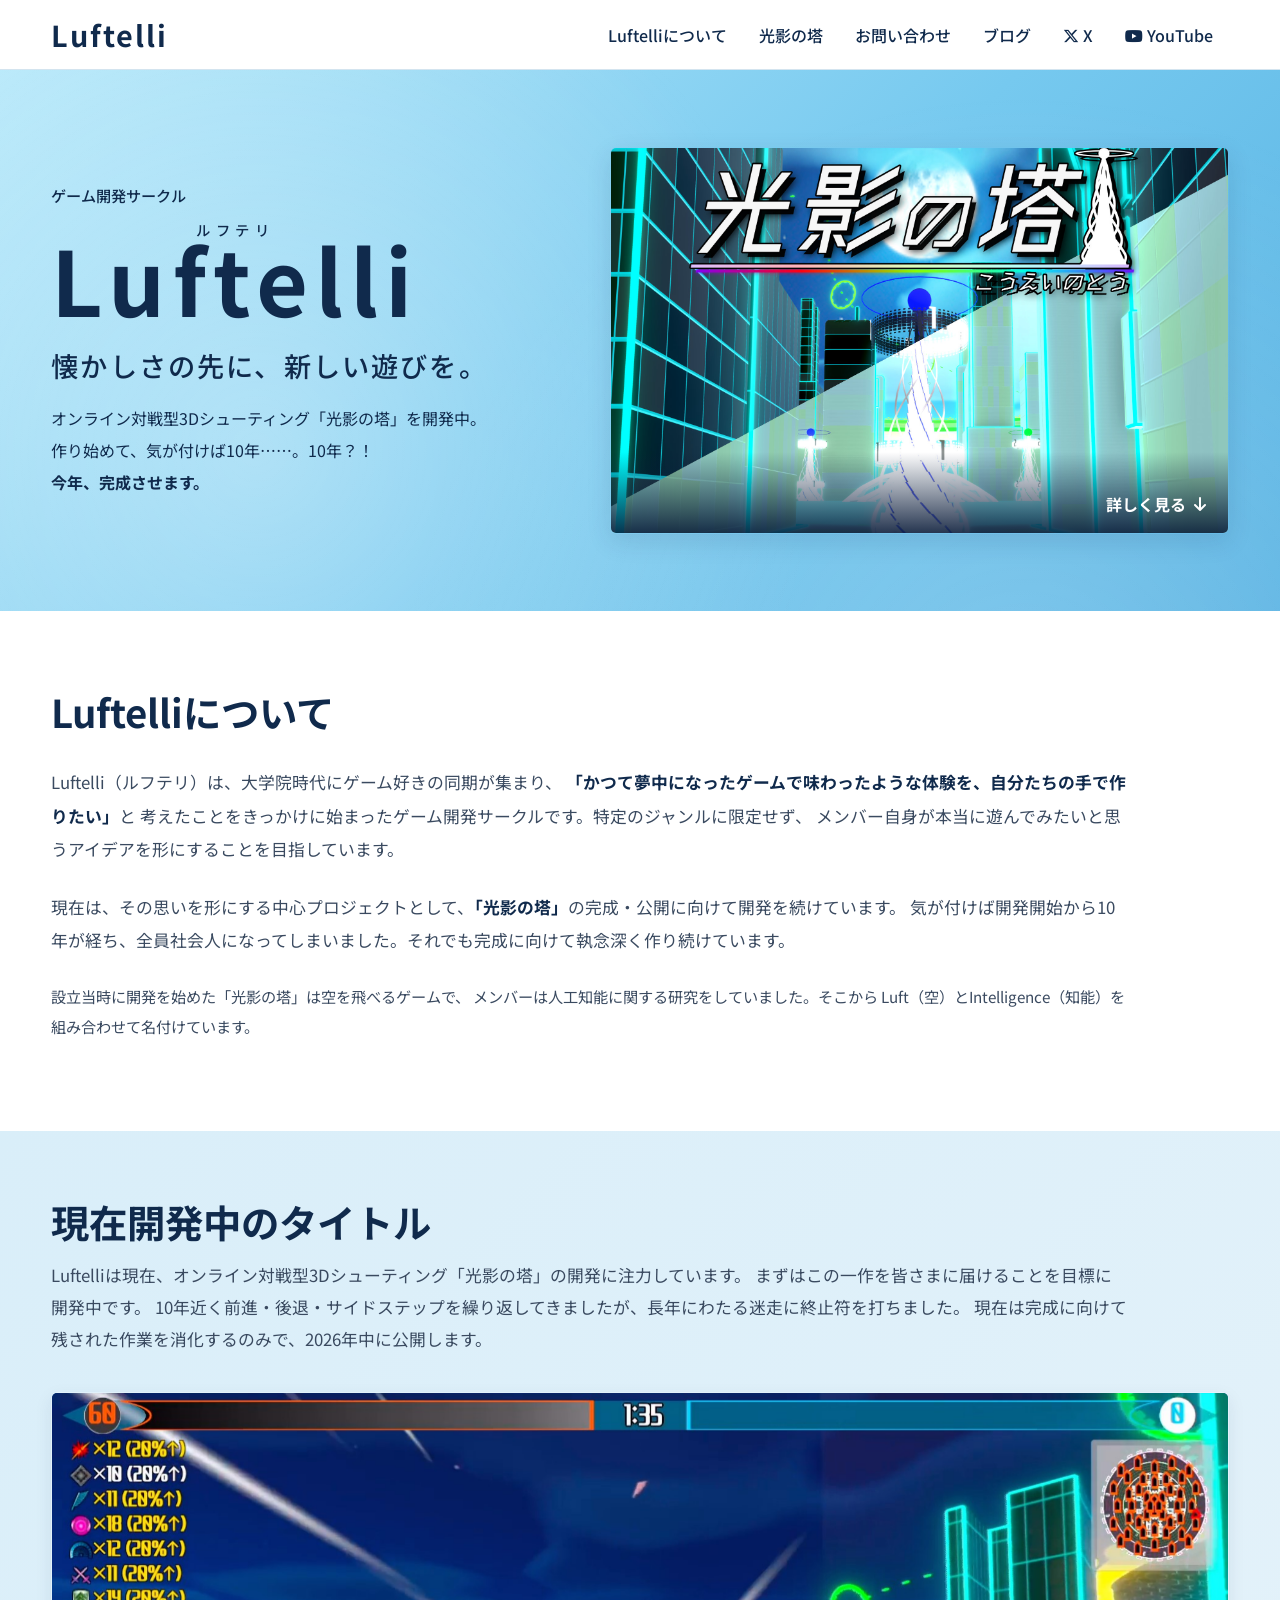
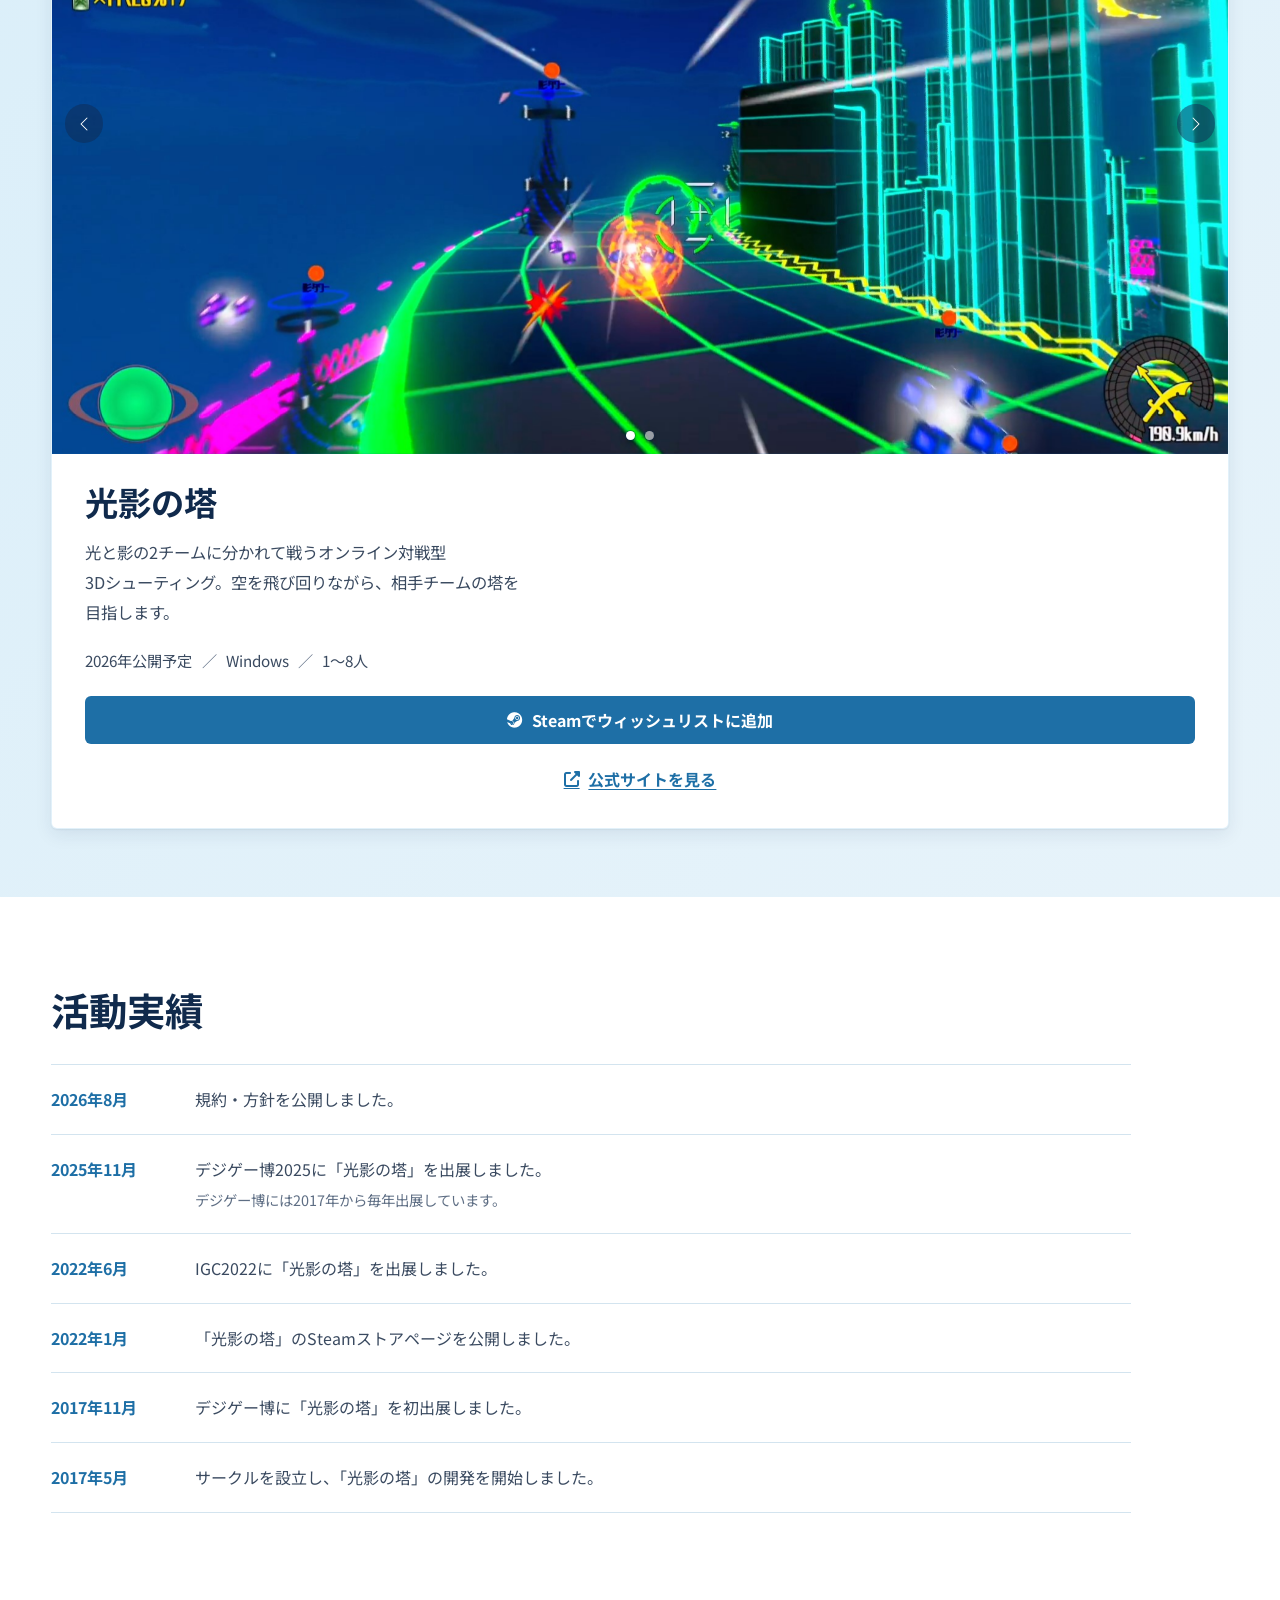
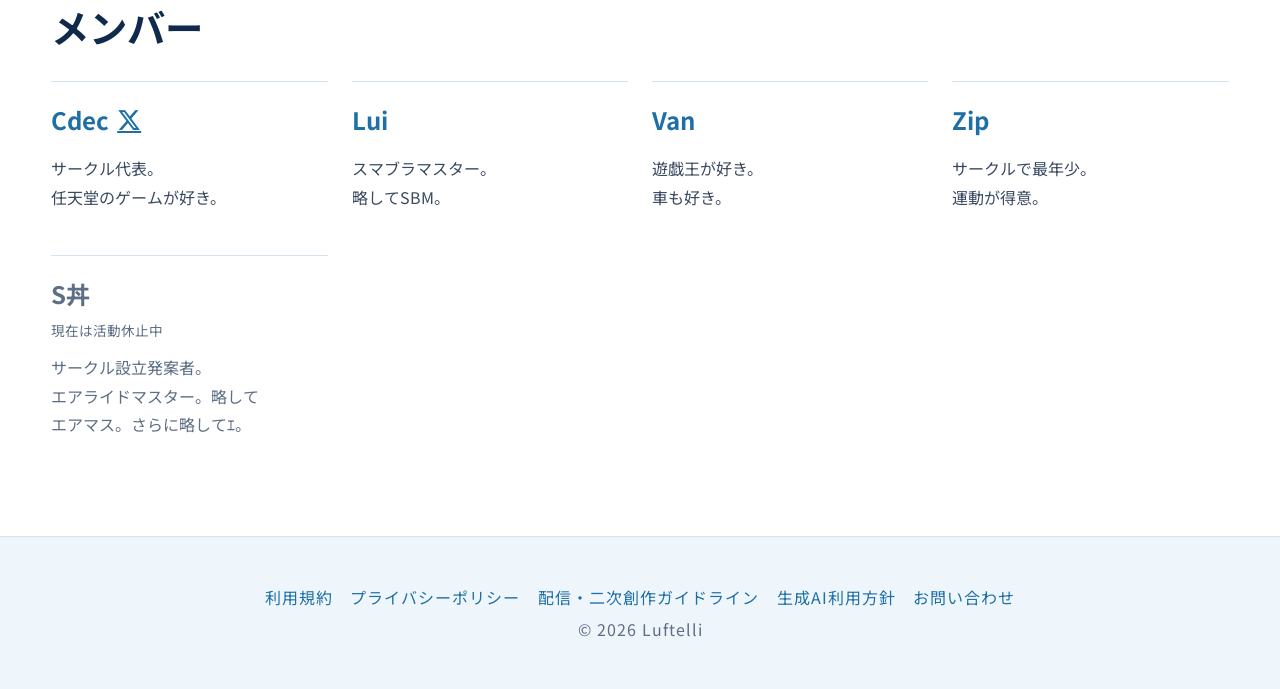
<file: index.html>
<!DOCTYPE html>
<html lang="ja">

<head>
    <meta charset="utf-8">
    <meta name="viewport" content="width=device-width, initial-scale=1">
    <title>Luftelli（ルフテリ）公式ページ</title>
    <meta name="description" content="ゲーム制作サークルLuftelli（ルフテリ）の公式ページです">

    <!-- Bootstrap 5.3 -->
    <link href="https://cdn.jsdelivr.net/npm/bootstrap@5.3.2/dist/css/bootstrap.min.css" rel="stylesheet"
        integrity="sha384-T3c6CoIi6uLrA9TneNEoa7RxnatzjcDSCmG1MXxSR1GAsXEV/Dwwykc2MPK8M2HN" crossorigin="anonymous">

    <!-- Font Awesome 6 -->
    <link rel="stylesheet" href="https://cdnjs.cloudflare.com/ajax/libs/font-awesome/6.4.2/css/all.min.css"
        integrity="sha512-z3gLpd7yknf1YoNbCzqRKc4qyor8gaKU1qmn+CShxbuBusANI9QpRohGBreCFkKxLhei6S9CQXFEbbKuqLg0DA=="
        crossorigin="anonymous" referrerpolicy="no-referrer" />

    <!-- Google Fonts -->
    <link rel="preconnect" href="https://fonts.googleapis.com">
    <link rel="preconnect" href="https://fonts.gstatic.com" crossorigin>
    <link href="https://fonts.googleapis.com/css2?family=Noto+Sans+JP:wght@300;400;500;700&display=swap" rel="stylesheet">

    <link rel="stylesheet" href="site-policy.css?v=20260917-13">

    <!-- トップページ固有のスタイル。
         配色・背景・コンテナ幅・カードの共通スタイルは site-policy.css の変数を使う -->
    <style>
        /* ヒーローセクション */
        .hero-section {
            position: relative;
            z-index: 1;
            display: flex;
            align-items: center;
            /* 作品画像とコピーに合わせた余白 */
            min-height: 0;
            padding: var(--hero-padding);
            color: var(--text-on-sky);
        }

        .hero-grid {
            display: grid;
            gap: clamp(2.5rem, 5vw, 5rem);
            align-items: center;
        }

        @media (min-width: 992px) {
            .hero-grid {
                grid-template-columns: minmax(0, 1fr) minmax(0, 1.25fr);
            }
        }

        .hero-eyebrow {
            margin-bottom: 1rem;
            color: var(--text-on-sky);
            font-size: 0.95rem;
            font-weight: 500;
        }

        .hero-section h1 {
            margin-bottom: 1.25rem;
            font-size: clamp(3.2rem, 7vw, 6.5rem);
            font-weight: 700;
            line-height: 1.05;
            letter-spacing: 0.08em;
        }

        .hero-section h1 ruby {
            ruby-align: center;
        }

        .hero-section h1 rt {
            font-size: clamp(0.75rem, 0.16em, 1rem);
            font-weight: 500;
            letter-spacing: 0.4em;
            line-height: 1;
        }

        .hero-lead {
            margin-bottom: 1rem;
            font-size: clamp(1.2rem, 2.2vw, 1.7rem);
            font-weight: 500;
            letter-spacing: 0.08em;
        }

        .hero-text {
            /* 左カラムの幅に対して狭すぎると、右のキービジュアルとの間が空いて見える */
            max-width: 38em;
            margin-bottom: 0;
            color: var(--text-on-sky);
            /* 空色の上で細字は薄く見えるため、本文は400にする */
            font-weight: 400;
            line-height: 2;
        }

        /* ヒーローのキービジュアル（開発中タイトルへの導線を兼ねる） */
        .hero-visual {
            position: relative;
            display: block;
            overflow: hidden;
            border: var(--card-border);
            border-radius: var(--card-radius);
            box-shadow: var(--hero-shadow);
            text-decoration: none;
            transition: opacity 0.2s ease;
        }

        .hero-visual:hover,
        .hero-visual:focus-visible {
            opacity: 0.92;
        }

        .hero-visual img {
            display: block;
            width: 100%;
            aspect-ratio: 16 / 10;
            object-fit: cover;
        }

        /* 下部バーは導線だけ。公開時期などの情報はショーケース側に一本化する */
        .hero-visual-bar {
            position: absolute;
            right: 0;
            bottom: 0;
            left: 0;
            display: flex;
            align-items: center;
            justify-content: flex-end;
            padding: 2.5rem 1.35rem 1.1rem;
            color: var(--text-on-dark);
            background: var(--hero-overlay);
        }

        .hero-visual-cta {
            display: inline-flex;
            gap: 0.5rem;
            align-items: center;
            font-weight: 700;
        }

        .hero-visual-cta i {
            transition: transform 0.3s ease;
        }

        .hero-visual:hover .hero-visual-cta i,
        .hero-visual:focus-visible .hero-visual-cta i {
            transform: translateY(3px);
        }

        /* セクション */
        .section {
            margin-bottom: var(--section-gap);
            scroll-margin-top: calc(var(--header-offset) + 1rem);
        }

        .section:last-child {
            margin-bottom: 0;
        }

        /* 「現在開発中のタイトル」を昼の空の帯に載せ、白い一枚板にリズムをつける */
        .section-band {
            padding: calc(var(--section-gap) * 0.75) 0;
            background: var(--band-bg);
        }

        .section-band .notice-box {
            background: var(--surface);
        }

        .section-title {
            position: relative;
            margin-bottom: 2rem;
            font-size: clamp(1.8rem, 3vw, 2.4rem);
            font-weight: 700;
        }

        /* リード文が続く場合は見出しとの間を詰める */
        .section-title:has(+ .section-intro) {
            margin-bottom: 1rem;
        }

        /* セクション見出しとカードの間のリード文。帯の締めはカード側のCTAに任せる */
        .section-intro {
            margin: 0 0 clamp(1.5rem, 3vw, 2.25rem);
            max-width: 1080px;
            color: var(--text-body);
            font-size: 1.05rem;
            line-height: 1.9;
        }

        /* サークル紹介 */
        .about-grid {
            display: grid;
            max-width: 1080px;
            gap: var(--space-medium);
            align-items: start;
        }

        .about-card p {
            margin-bottom: 1.5rem;
            color: var(--text-body);
            font-size: 1.05rem;
            line-height: 2;
        }

        .about-card p:last-child {
            margin-bottom: 0;
        }

        .about-card strong {
            color: var(--text-dark);
        }

        /* サークル名の由来は本文の下に控えめな補足として添える */
        .about-note {
            color: var(--text-body);
            font-size: 0.95rem;
        }

        .about-note p {
            margin-bottom: 0;
            line-height: 1.95;
        }

        /* 活動実績（年表） */
        .achievement-list {
            max-width: 1080px;
            border-top: var(--rule);
        }

        .achievement-item {
            display: flex;
            gap: 1.5rem;
            align-items: baseline;
            padding: var(--row-padding);
            border-bottom: var(--rule);
        }

        .achievement-date {
            flex: 0 0 7.5rem;
            color: var(--interactive);
            font-weight: 700;
        }

        .achievement-text {
            color: var(--text-body);
            line-height: 1.8;
        }

        .achievement-note {
            display: block;
            margin-top: 0.2rem;
            color: var(--text-light);
            font-size: 0.9rem;
        }

        /* 開発中タイトルのショーケース */
        .showcase {
            display: grid;
            overflow: hidden;
            background: var(--surface);
            /* 帯の上なので通常のカード枠より一段濃くする */
            border: 1px solid var(--sky-tint-strong);
            border-radius: var(--card-radius);
            box-shadow: var(--card-shadow);
            transition: box-shadow 0.4s ease;
        }

        /* 左右2カラムにするのは、画像の高さが本文の高さを上回る幅になってから。
           （下回ると画像の上下に帯が出るため） */
        @media (min-width: 1400px) {
            .showcase {
                grid-template-columns: minmax(0, 1.7fr) minmax(0, 1fr);
            }
        }

        .showcase-body {
            display: flex;
            flex-direction: column;
            justify-content: center;
            /* 縦は詰めて、横は余裕を持たせる */
            padding: clamp(1.25rem, 2vw, 1.75rem) clamp(1.5rem, 2.6vw, 2.75rem);
        }

        .showcase-body h3 {
            margin-bottom: 0.85rem;
            font-size: clamp(1.8rem, 2.6vw, 2.3rem);
            font-weight: 700;
            line-height: 1.3;
        }

        .showcase-body p {
            max-width: 28em;
            margin-bottom: 1.35rem;
            color: var(--text-body);
            font-size: 1.02rem;
            line-height: 1.85;
        }

        /* 公開情報はチップにせず、区切り文字で並べた1行のテキストにする */
        .game-meta {
            display: flex;
            flex-wrap: wrap;
            margin-bottom: 1.5rem;
            padding: 0;
            color: var(--text-body);
            list-style: none;
            font-size: 0.95rem;
        }

        .game-meta li + li::before {
            margin: 0 0.6em;
            color: var(--text-light);
            content: '／';
        }

        /* スクリーンショットはスライド形式。16:9固定なのでトリミングされない */
        .showcase-media {
            display: grid;
            align-content: center;
            background: var(--deep-sky);
        }

        .showcase-media img {
            display: block;
            width: 100%;
            aspect-ratio: 16 / 9;
            object-fit: cover;
        }

        .showcase-media .carousel-control-prev,
        .showcase-media .carousel-control-next {
            width: 4rem;
            opacity: 1;
        }

        .showcase-media .carousel-control-prev-icon,
        .showcase-media .carousel-control-next-icon {
            width: 2.4rem;
            height: 2.4rem;
            padding: 0.7rem;
            background-color: rgba(16, 42, 82, 0.5);
            background-size: 1rem;
            border-radius: 50%;
            transition: background-color 0.3s ease;
        }

        .showcase-media .carousel-control-prev:hover .carousel-control-prev-icon,
        .showcase-media .carousel-control-prev:focus .carousel-control-prev-icon,
        .showcase-media .carousel-control-next:hover .carousel-control-next-icon,
        .showcase-media .carousel-control-next:focus .carousel-control-next-icon {
            background-color: rgba(16, 42, 82, 0.85);
        }

        .showcase-media .carousel-indicators {
            margin-bottom: 0.9rem;
        }

        .showcase-media .carousel-indicators [data-bs-target] {
            width: 9px;
            height: 9px;
            margin-right: 5px;
            margin-left: 5px;
            background-color: rgba(255, 255, 255, 0.55);
            border: 0;
            border-radius: 50%;
            box-shadow: 0 0 0 1px rgba(16, 42, 82, 0.35), 0 2px 6px rgba(0, 0, 0, 0.35);
            opacity: 1;
        }

        .showcase-media .carousel-indicators .active {
            background-color: #fff;
        }

        .game-actions {
            display: flex;
            flex-direction: column;
            gap: 0.7rem;
            min-width: min(21rem, 100%);
        }

        .game-action {
            display: inline-flex;
            gap: 0.55rem;
            align-items: center;
            justify-content: center;
            padding: 0.75rem 1.4rem;
            color: var(--text-on-dark);
            background: var(--interactive);
            border-radius: var(--button-radius);
            font-weight: 700;
            text-decoration: none;
            transition: transform 0.3s ease, box-shadow 0.3s ease;
        }

        .game-action:hover,
        .game-action:focus {
            color: var(--text-on-dark);
            text-decoration: none;
            background: var(--interactive-hover);
        }

        .game-action:not(.game-action-steam) {
            color: var(--interactive);
            background: transparent;
            text-decoration: underline;
            text-underline-offset: 0.2em;
        }

        .game-action:not(.game-action-steam):hover {
            color: var(--interactive-hover);
        }

        /* メンバー一覧 */
        .member-grid {
            display: grid;
            gap: 1.5rem;
            grid-template-columns: repeat(auto-fit, minmax(min(100%, 14rem), 1fr));
        }

        .member-card {
            height: 100%;
            padding: var(--row-padding);
            border-top: var(--rule);
        }

        .member-header {
            position: relative;
            display: flex;
            gap: 0.5rem;
            align-items: center;
            margin-bottom: 1rem;
            color: var(--interactive);
            font-size: 1.5rem;
            font-weight: 700;
        }

        .member-header a {
            color: var(--interactive);
            display: inline-flex;
            transition: all 0.3s ease;
        }

        .member-header a:hover,
        .member-header a:focus {
            color: var(--interactive-hover);
        }

        .member-text {
            color: var(--text-body);
            line-height: 1.8;
        }

        .member-card-inactive .member-header {
            color: var(--text-light);
            margin-bottom: 0.5rem;
        }

        .member-card-inactive .member-text {
            color: var(--text-light);
        }

        .member-status {
            margin-bottom: 0.75rem;
            color: var(--text-light);
            font-size: 0.85rem;
        }

        /* レスポンシブ */
        @media (max-width: 991.98px) {
            .hero-section {
                min-height: 0;
                padding: var(--hero-mobile-padding);
            }
        }

        @media (max-width: 768px) {
            .hero-visual-bar {
                padding: 2rem 1rem 0.9rem;
                font-size: 0.85rem;
            }

            .achievement-item {
                display: block;
            }

            .achievement-date {
                margin-bottom: 0.35rem;
            }

            .game-action {
                padding: 0.8rem 1rem;
                font-size: 0.9rem;
            }
        }
    </style>

    <!-- Global site tag (gtag.js) - Google Analytics -->
    <script async src="https://www.googletagmanager.com/gtag/js?id=G-8YXW37KQM9"></script>
    <script>
        window.dataLayer = window.dataLayer || [];
        function gtag() { dataLayer.push(arguments); }
        gtag('js', new Date());

        gtag('config', 'G-8YXW37KQM9');
    </script>
</head>

<body>
    <!-- ナビゲーション -->
    <nav class="navbar navbar-expand-lg navbar-light sticky-top">
        <div class="container">
            <a class="navbar-brand" href="index.html">Luftelli</a>
            <button class="navbar-toggler" type="button" data-bs-toggle="collapse" data-bs-target="#navbarNav"
                aria-controls="navbarNav" aria-expanded="false" aria-label="ナビゲーションを開閉する">
                <span class="navbar-toggler-icon"></span>
            </button>
            <div class="collapse navbar-collapse" id="navbarNav">
                <ul class="navbar-nav ms-auto">
                    <li class="nav-item">
                        <a class="nav-link" href="index.html#about">Luftelliについて</a>
                    </li>
                    <li class="nav-item">
                        <a class="nav-link" href="index.html#current-project">光影の塔</a>
                    </li>
                    <li class="nav-item">
                        <a class="nav-link" href="contact.html">お問い合わせ</a>
                    </li>
                    <li class="nav-item">
                        <a class="nav-link" href="https://luftelli.blog.fc2.com/" target="blank" title="ブログ">ブログ</a>
                    </li>
                    <li class="nav-item">
                        <a class="nav-link" href="https://x.com/luftelli" target="blank" title="X"><i class="fab fa-x-twitter"></i> X</a>
                    </li>
                    <li class="nav-item">
                        <a class="nav-link" href="https://www.youtube.com/channel/UCWH0lqiuqRfSv5aRUU60-uw" target="blank" title="YouTube"><i class="fab fa-youtube"></i> YouTube</a>
                    </li>
                </ul>
            </div>
        </div>
    </nav>

    <!-- ヒーローセクション -->
    <section class="hero-section">
        <div class="container hero-grid">
            <div class="hero-copy">
                <p class="hero-eyebrow">ゲーム開発サークル</p>
                <h1><ruby>Luftelli<rt>ルフテリ</rt></ruby></h1>
                <p class="hero-lead">懐かしさの先に、新しい遊びを。</p>
                <p class="hero-text">
                    オンライン対戦型3Dシューティング<span class="text-nowrap">「光影の塔」</span>を開発中。<br>
                    作り始めて、気が付けば10年……。10年？！<br>
                    <strong>今年、完成させます。</strong>
                </p>
            </div>
            <a class="hero-visual" href="#current-project" aria-label="現在開発中のタイトル「光影の塔」の詳細を見る">
                <img src="images/ctm_header.jpg" alt="光影の塔 キービジュアル">
                <span class="hero-visual-bar">
                    <span class="hero-visual-cta">
                        <span class="hero-visual-cta-label">詳しく見る</span>
                        <i class="fas fa-arrow-down" aria-hidden="true"></i>
                    </span>
                </span>
            </a>
        </div>
    </section>

    <!-- メインコンテンツ -->
    <div class="main-container">
        <!-- サークル紹介 -->
        <section class="section" id="about">
            <div class="container">
                <h2 class="section-title">Luftelliについて</h2>
                <div class="about-grid">
                    <div class="about-card">
                        <p>
                            Luftelli（ルフテリ）は、大学院時代にゲーム好きの同期が集まり、
                            <strong>「かつて夢中になったゲームで味わったような体験を、自分たちの手で作りたい」</strong>と
                            考えたことをきっかけに始まったゲーム開発サークルです。特定のジャンルに限定せず、
                            メンバー自身が本当に遊んでみたいと思うアイデアを形にすることを目指しています。
                        </p>
                        <p>
                            現在は、その思いを形にする中心プロジェクトとして、<strong><span class="text-nowrap">「光影の塔」</span></strong>の完成・公開に向けて開発を続けています。
                            気が付けば開発開始から10年が経ち、全員社会人になってしまいました。それでも完成に向けて執念深く作り続けています。
                        </p>
                    </div>
                    <aside class="about-note" aria-label="サークル名の由来">
                        <p>
                            設立当時に開発を始めた<span class="text-nowrap">「光影の塔」</span>は空を飛べるゲームで、
                            メンバーは人工知能に関する研究をしていました。そこから
                            Luft（空）とIntelligence（知能）を
                            組み合わせて名付けています。
                        </p>
                    </aside>
                </div>
            </div>
        </section>

        <!-- 現在開発中のタイトル -->
        <section class="section section-band" id="current-project">
            <div class="container">
                <h2 class="section-title">現在開発中のタイトル</h2>
                <p class="section-intro">
                    Luftelliは現在、オンライン対戦型3Dシューティング<span class="text-nowrap">「光影の塔」</span>の開発に注力しています。
                    まずはこの一作を皆さまに届けることを目標に開発中です。
                    10年近く前進・後退・サイドステップを繰り返してきましたが、長年にわたる迷走に終止符を打ちました。
                    現在は完成に向けて残された作業を消化するのみで、2026年中に公開します。
                </p>
                <article class="showcase">
                    <div class="showcase-media">
                        <div id="shotCarousel" class="carousel slide" data-bs-ride="carousel"
                            data-bs-interval="6000">
                            <div class="carousel-indicators">
                                <button type="button" data-bs-target="#shotCarousel" data-bs-slide-to="0"
                                    class="active" aria-current="true" aria-label="スクリーンショット1"></button>
                                <button type="button" data-bs-target="#shotCarousel" data-bs-slide-to="1"
                                    aria-label="スクリーンショット2"></button>
                            </div>
                            <div class="carousel-inner">
                                <div class="carousel-item active">
                                    <img src="images/ss1.jpg" alt="光影の塔のゲーム画面（対戦中の空中戦）">
                                </div>
                                <div class="carousel-item">
                                    <img src="images/ss2.jpg" alt="光影の塔のゲーム画面（塔の周辺）">
                                </div>
                            </div>
                            <button class="carousel-control-prev" type="button" data-bs-target="#shotCarousel"
                                data-bs-slide="prev">
                                <span class="carousel-control-prev-icon" aria-hidden="true"></span>
                                <span class="visually-hidden">前のスクリーンショット</span>
                            </button>
                            <button class="carousel-control-next" type="button" data-bs-target="#shotCarousel"
                                data-bs-slide="next">
                                <span class="carousel-control-next-icon" aria-hidden="true"></span>
                                <span class="visually-hidden">次のスクリーンショット</span>
                            </button>
                        </div>
                    </div>
                    <div class="showcase-body">
                        <h3><span class="text-nowrap">光影の塔</span></h3>
                        <p>光と影の2チームに分かれて戦うオンライン対戦型3Dシューティング。空を飛び回りながら、相手チームの塔を目指します。</p>
                        <ul class="game-meta" aria-label="公開情報">
                            <li>2026年公開予定</li>
                            <li>Windows</li>
                            <li>1～8人</li>
                        </ul>
                        <div class="game-actions">
                            <a href="https://store.steampowered.com/app/1822700/" class="game-action game-action-steam"
                                target="blank">
                                <i class="fab fa-steam" aria-hidden="true"></i>
                                Steamでウィッシュリストに追加
                            </a>
                            <a href="https://koueinotou.luftelli.com" class="game-action" target="blank">
                                <i class="fas fa-external-link-alt" aria-hidden="true"></i>
                                公式サイトを見る
                            </a>
                        </div>
                    </div>
                </article>
            </div>
        </section>

        <!-- 活動実績 -->
        <section class="section">
            <div class="container">
                <h2 class="section-title">活動実績</h2>
                <div class="achievement-list">
                    <div class="achievement-item">
                        <time class="achievement-date" datetime="2026-08">2026年8月</time>
                        <div class="achievement-text">規約・方針を公開しました。</div>
                    </div>
                    <div class="achievement-item">
                        <time class="achievement-date" datetime="2025-11">2025年11月</time>
                        <div class="achievement-text">
                            デジゲー博2025に<span class="text-nowrap">「光影の塔」</span>を出展しました。
                            <span class="achievement-note">デジゲー博には2017年から毎年出展しています。</span>
                        </div>
                    </div>
                    <div class="achievement-item">
                        <time class="achievement-date" datetime="2022-06">2022年6月</time>
                        <div class="achievement-text">IGC2022に<span class="text-nowrap">「光影の塔」</span>を出展しました。</div>
                    </div>
                    <div class="achievement-item">
                        <time class="achievement-date" datetime="2022-01">2022年1月</time>
                        <div class="achievement-text"><span class="text-nowrap">「光影の塔」</span>のSteamストアページを公開しました。</div>
                    </div>
                    <div class="achievement-item">
                        <time class="achievement-date" datetime="2017-11">2017年11月</time>
                        <div class="achievement-text">デジゲー博に<span class="text-nowrap">「光影の塔」</span>を初出展しました。</div>
                    </div>
                    <div class="achievement-item">
                        <time class="achievement-date" datetime="2017-05">2017年5月</time>
                        <div class="achievement-text">サークルを設立し、<span class="text-nowrap">「光影の塔」</span>の開発を開始しました。</div>
                    </div>
                </div>
            </div>
        </section>

        <!-- メンバー -->
        <section class="section">
            <div class="container">
                <h2 class="section-title">メンバー</h2>
                <div class="member-grid">
                    <div class="member-card">
                        <div class="member-header">
                            Cdec
                            <a href="https://x.com/CdecPGL" target="blank" title="X">
                                <i class="fab fa-x-twitter"></i>
                            </a>
                        </div>
                        <div class="member-text">
                            サークル代表。<br>任天堂のゲームが好き。
                        </div>
                    </div>
                    <div class="member-card">
                        <div class="member-header">
                            Lui
                        </div>
                        <div class="member-text">
                            スマブラマスター。<br>略してSBM。
                        </div>
                    </div>
                    <div class="member-card">
                        <div class="member-header">
                            Van
                        </div>
                        <div class="member-text">
                            遊戯王が好き。<br>車も好き。
                        </div>
                    </div>
                    <div class="member-card">
                        <div class="member-header">
                            Zip
                        </div>
                        <div class="member-text">
                            サークルで最年少。<br>運動が得意。
                        </div>
                    </div>
                    <div class="member-card member-card-inactive">
                        <div class="member-header">
                            S丼
                        </div>
                        <div class="member-status">現在は活動休止中</div>
                        <div class="member-text">
                            サークル設立発案者。<br>エアライドマスター。略してエアマス。さらに略してｴ。
                        </div>
                    </div>
                </div>
            </div>
        </section>
    </div>

    <!-- フッター -->
    <footer>
        <div class="container">
            <p class="footer-links mb-2">
                <a href="terms.html">利用規約</a>
                <a href="privacy.html">プライバシーポリシー</a>
                <a href="content-guidelines.html">配信・二次創作ガイドライン</a>
                <a href="ai-policy.html">生成AI利用方針</a>
                <a href="contact.html">お問い合わせ</a>
            </p>
            <p class="mb-0">© <span id="copyright-year"></span> Luftelli</p>
        </div>
    </footer>

    <!-- Bootstrap 5 JS -->
    <script src="https://cdn.jsdelivr.net/npm/bootstrap@5.3.2/dist/js/bootstrap.bundle.min.js"
        integrity="sha384-C6RzsynM9kWDrMNeT87bh95OGNyZPhcTNXj1NW7RuBCsyN/o0jlpcV8Qyq46cDfL"
        crossorigin="anonymous"></script>

    <script>
        // 動的に現在の西暦を表示
        document.getElementById('copyright-year').textContent = new Date().getFullYear();

        // アニメーションを減らす設定の場合はスクリーンショットの自動送りを止める
        // （Bootstrapのdata-api初期化はDOMContentLoaded時なので、それより前に属性を外す）
        if (window.matchMedia('(prefers-reduced-motion: reduce)').matches) {
            document.getElementById('shotCarousel').removeAttribute('data-bs-ride');
        }
    </script>
</body>

</html>
</file>
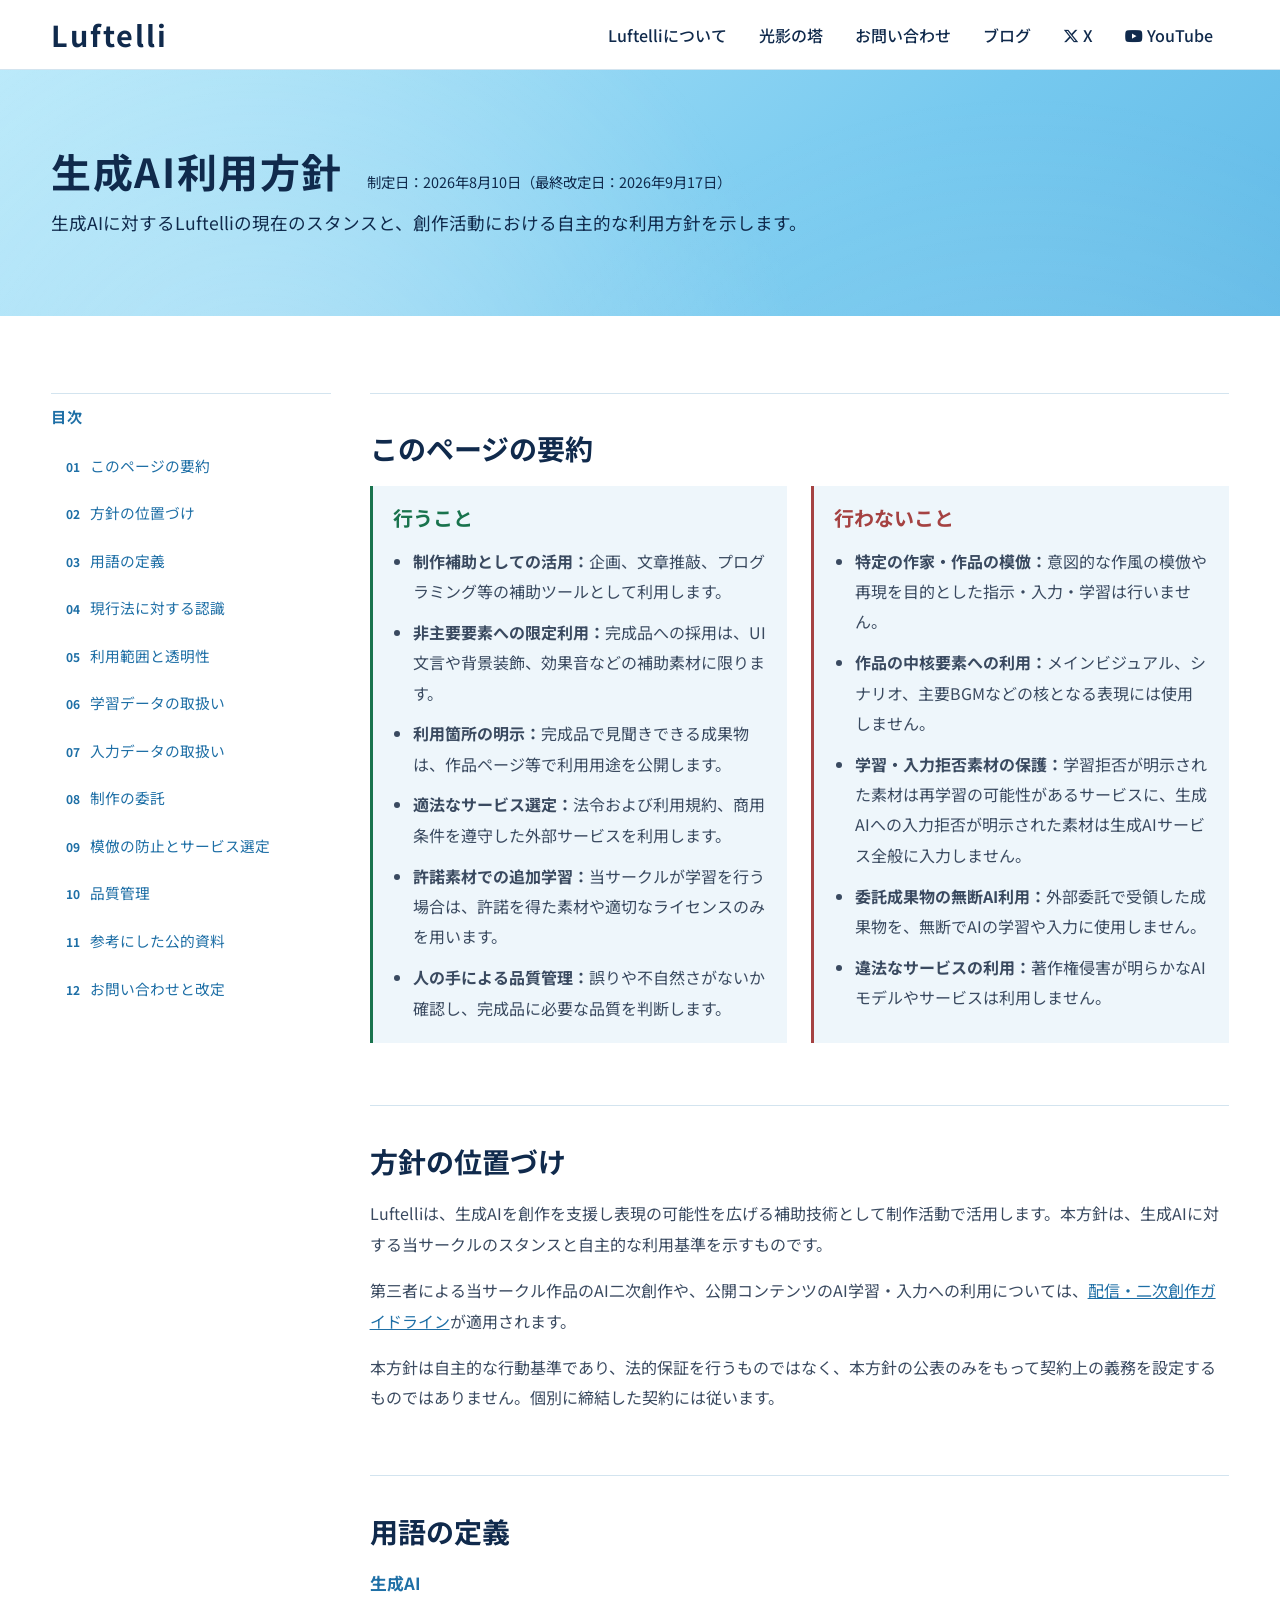
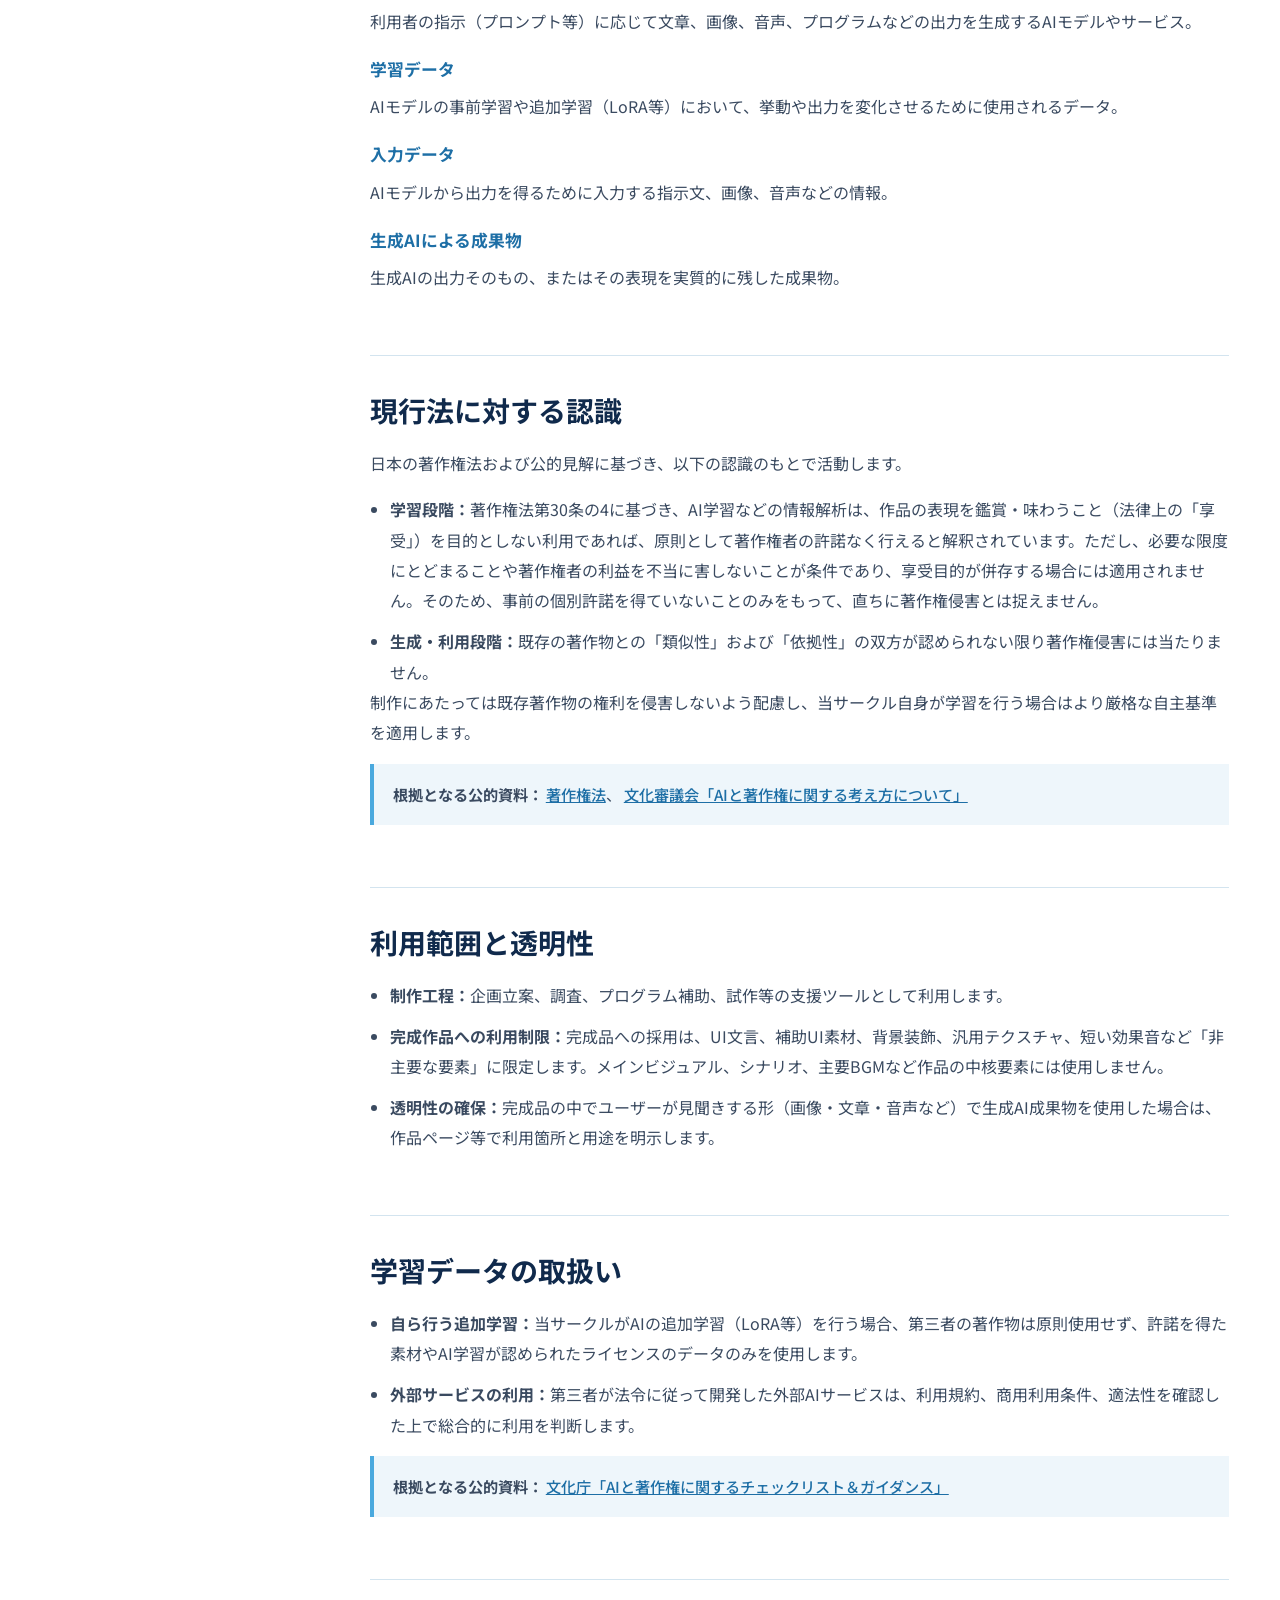
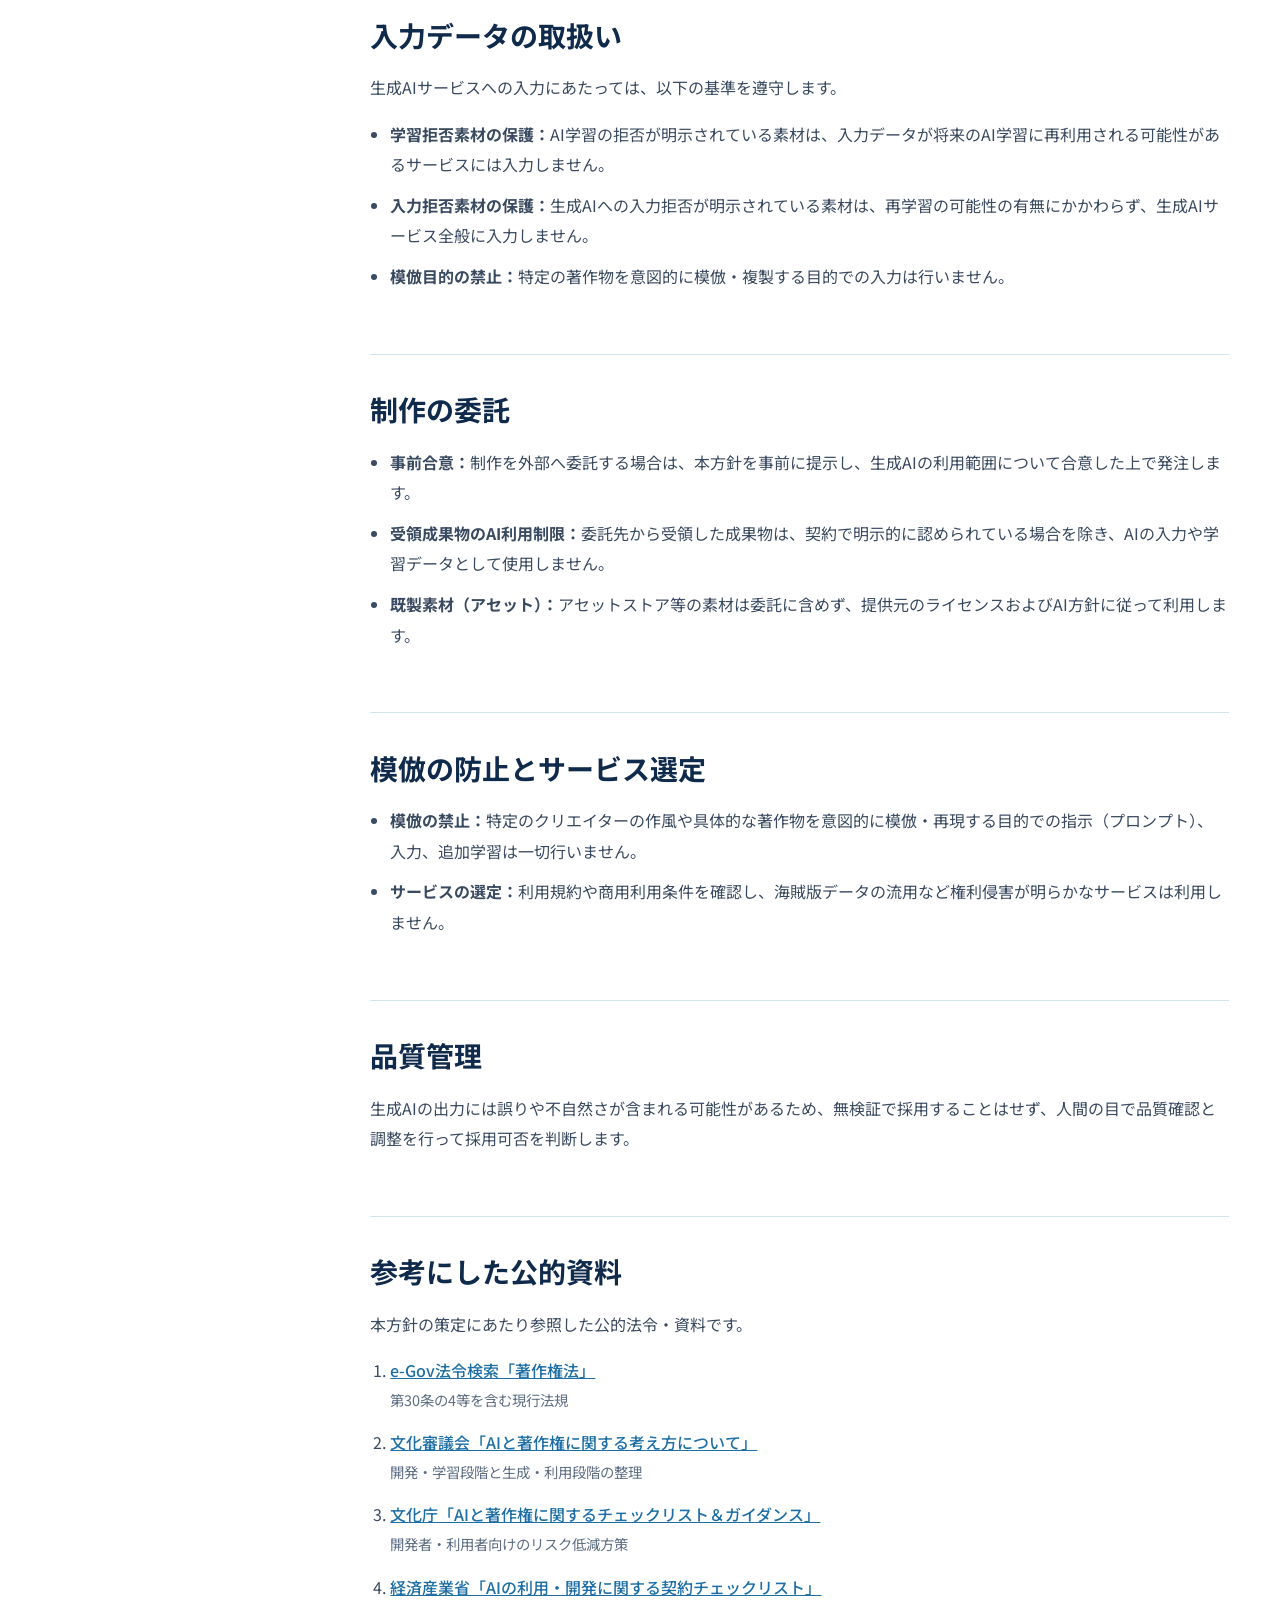
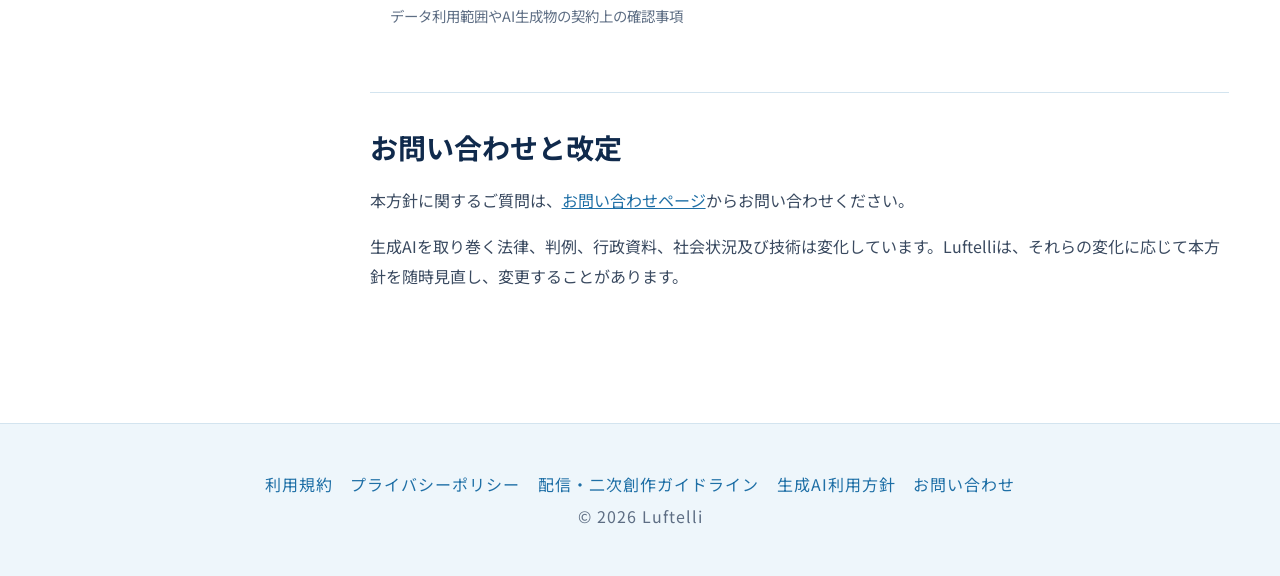
<file: ai-policy.html>
<!DOCTYPE html>
<html lang="ja">

<head>
    <meta charset="utf-8">
    <meta name="viewport" content="width=device-width, initial-scale=1">
    <title>生成AI利用方針 | Luftelli</title>
    <meta name="description" content="ゲーム制作サークルLuftelliの生成AIに対するスタンスと利用方針です">

    <!-- Bootstrap 5.3 -->
    <link href="https://cdn.jsdelivr.net/npm/bootstrap@5.3.2/dist/css/bootstrap.min.css" rel="stylesheet"
        integrity="sha384-T3c6CoIi6uLrA9TneNEoa7RxnatzjcDSCmG1MXxSR1GAsXEV/Dwwykc2MPK8M2HN" crossorigin="anonymous">

    <!-- Font Awesome 6 -->
    <link rel="stylesheet" href="https://cdnjs.cloudflare.com/ajax/libs/font-awesome/6.4.2/css/all.min.css"
        integrity="sha512-z3gLpd7yknf1YoNbCzqRKc4qyor8gaKU1qmn+CShxbuBusANI9QpRohGBreCFkKxLhei6S9CQXFEbbKuqLg0DA=="
        crossorigin="anonymous" referrerpolicy="no-referrer">

    <!-- Google Fonts -->
    <link rel="preconnect" href="https://fonts.googleapis.com">
    <link rel="preconnect" href="https://fonts.gstatic.com" crossorigin>
    <link href="https://fonts.googleapis.com/css2?family=Noto+Sans+JP:wght@300;400;500;700&display=swap" rel="stylesheet">

    <link rel="stylesheet" href="site-policy.css?v=20260917-13">

    <!-- Google Analytics -->
    <script async src="https://www.googletagmanager.com/gtag/js?id=G-8YXW37KQM9"></script>
    <script>
        window.dataLayer = window.dataLayer || [];
        function gtag() { dataLayer.push(arguments); }
        gtag('js', new Date());
        gtag('config', 'G-8YXW37KQM9');
    </script>
</head>

<body class="policy-page">
    <!-- ナビゲーション -->
    <nav class="navbar navbar-expand-lg navbar-light sticky-top">
        <div class="container">
            <a class="navbar-brand" href="index.html">Luftelli</a>
            <button class="navbar-toggler" type="button" data-bs-toggle="collapse" data-bs-target="#navbarNav"
                aria-controls="navbarNav" aria-expanded="false" aria-label="ナビゲーションを開閉する">
                <span class="navbar-toggler-icon"></span>
            </button>
            <div class="collapse navbar-collapse" id="navbarNav">
                <ul class="navbar-nav ms-auto">
                    <li class="nav-item">
                        <a class="nav-link" href="index.html#about">Luftelliについて</a>
                    </li>
                    <li class="nav-item">
                        <a class="nav-link" href="index.html#current-project">光影の塔</a>
                    </li>
                    <li class="nav-item">
                        <a class="nav-link" href="contact.html">お問い合わせ</a>
                    </li>
                    <li class="nav-item">
                        <a class="nav-link" href="https://luftelli.blog.fc2.com/" target="blank" title="ブログ">ブログ</a>
                    </li>
                    <li class="nav-item">
                        <a class="nav-link" href="https://x.com/luftelli" target="blank" title="X"><i class="fab fa-x-twitter"></i> X</a>
                    </li>
                    <li class="nav-item">
                        <a class="nav-link" href="https://www.youtube.com/channel/UCWH0lqiuqRfSv5aRUU60-uw" target="blank" title="YouTube"><i class="fab fa-youtube"></i> YouTube</a>
                    </li>
                </ul>
            </div>
        </div>
    </nav>

    <!-- ページ見出し -->
    <header class="policy-hero">
        <div class="container">
            <div class="policy-hero-head">
                <h1>生成AI利用方針</h1>
                <p class="policy-hero-meta">制定日：2026年8月10日（最終改定日：2026年9月17日）</p>
            </div>
            <p class="policy-hero-lead">生成AIに対するLuftelliの現在のスタンスと、創作活動における自主的な利用方針を示します。</p>
        </div>
    </header>

    <main class="policy-main">
        <div class="container policy-layout">
            <aside class="policy-side">
                <nav class="policy-nav" aria-label="このページの目次">
                    <p class="policy-nav-title">目次</p>
                    <ul class="policy-toc">
                        <li><a href="#summary">このページの要約</a></li>
                        <li><a href="#position">方針の位置づけ</a></li>
                        <li><a href="#definitions">用語の定義</a></li>
                        <li><a href="#law">現行法に対する認識</a></li>
                        <li><a href="#scope">利用範囲と透明性</a></li>
                        <li><a href="#training-data">学習データの取扱い</a></li>
                        <li><a href="#input-data">入力データの取扱い</a></li>
                        <li><a href="#outsourcing">制作の委託</a></li>
                        <li><a href="#imitation">模倣の防止とサービス選定</a></li>
                        <li><a href="#quality">品質管理</a></li>
                        <li><a href="#references">参考にした公的資料</a></li>
                        <li><a href="#contact">お問い合わせと改定</a></li>
                    </ul>
                </nav>
            </aside>
            <div class="list-group policy-list">
                <!-- 方針の要約 -->
                <article class="card summary-card" id="summary">
                    <div class="card-body">
                        <h2 class="section-heading">このページの要約</h2>
                        <div class="row g-4">
                            <div class="col-lg-6">
                                <section class="summary-column summary-do">
                                    <h3 class="summary-title">行うこと</h3>
                                    <ul class="policy-points">
                                        <li><strong>制作補助としての活用：</strong>企画、文章推敲、プログラミング等の補助ツールとして利用します。</li>
                                        <li><strong>非主要要素への限定利用：</strong>完成品への採用は、UI文言や背景装飾、効果音などの補助素材に限ります。</li>
                                        <li><strong>利用箇所の明示：</strong>完成品で見聞きできる成果物は、作品ページ等で利用用途を公開します。</li>
                                        <li><strong>適法なサービス選定：</strong>法令および利用規約、商用条件を遵守した外部サービスを利用します。</li>
                                        <li><strong>許諾素材での追加学習：</strong>当サークルが学習を行う場合は、許諾を得た素材や適切なライセンスのみを用います。</li>
                                        <li><strong>人の手による品質管理：</strong>誤りや不自然さがないか確認し、完成品に必要な品質を判断します。</li>
                                    </ul>
                                </section>
                            </div>
                            <div class="col-lg-6">
                                <section class="summary-column summary-dont">
                                    <h3 class="summary-title">行わないこと</h3>
                                    <ul class="policy-points">
                                        <li><strong>特定の作家・作品の模倣：</strong>意図的な作風の模倣や再現を目的とした指示・入力・学習は行いません。</li>
                                        <li><strong>作品の中核要素への利用：</strong>メインビジュアル、シナリオ、主要BGMなどの核となる表現には使用しません。</li>
                                        <li><strong>学習・入力拒否素材の保護：</strong>学習拒否が明示された素材は再学習の可能性があるサービスに、生成AIへの入力拒否が明示された素材は生成AIサービス全般に入力しません。</li>
                                        <li><strong>委託成果物の無断AI利用：</strong>外部委託で受領した成果物を、無断でAIの学習や入力に使用しません。</li>
                                        <li><strong>違法なサービスの利用：</strong>著作権侵害が明らかなAIモデルやサービスは利用しません。</li>
                                    </ul>
                                </section>
                            </div>
                        </div>
                    </div>
                </article>

                <!-- 方針の位置づけ -->
                <article class="card" id="position">
                    <div class="card-body">
                        <h2 class="section-heading">方針の位置づけ</h2>
                        <p>Luftelliは、生成AIを創作を支援し表現の可能性を広げる補助技術として制作活動で活用します。本方針は、生成AIに対する当サークルのスタンスと自主的な利用基準を示すものです。</p>
                        <p>第三者による当サークル作品のAI二次創作や、公開コンテンツのAI学習・入力への利用については、<a href="content-guidelines.html">配信・二次創作ガイドライン</a>が適用されます。</p>
                        <p class="mb-0">本方針は自主的な行動基準であり、法的保証を行うものではなく、本方針の公表のみをもって契約上の義務を設定するものではありません。個別に締結した契約には従います。</p>
                    </div>
                </article>

                <!-- 用語の定義 -->
                <article class="card" id="definitions">
                    <div class="card-body">
                        <h2 class="section-heading">用語の定義</h2>
                        <dl class="definition-list">
                            <dt>生成AI</dt>
                            <dd>利用者の指示（プロンプト等）に応じて文章、画像、音声、プログラムなどの出力を生成するAIモデルやサービス。</dd>
                            <dt>学習データ</dt>
                            <dd>AIモデルの事前学習や追加学習（LoRA等）において、挙動や出力を変化させるために使用されるデータ。</dd>
                            <dt>入力データ</dt>
                            <dd>AIモデルから出力を得るために入力する指示文、画像、音声などの情報。</dd>
                            <dt>生成AIによる成果物</dt>
                            <dd>生成AIの出力そのもの、またはその表現を実質的に残した成果物。</dd>
                        </dl>
                    </div>
                </article>

                <!-- 現行法に対する認識 -->
                <article class="card" id="law">
                    <div class="card-body">
                        <h2 class="section-heading">現行法に対する認識</h2>
                        <p>日本の著作権法および公的見解に基づき、以下の認識のもとで活動します。</p>
                        <ul class="policy-points">
                            <li><strong>学習段階：</strong>著作権法第30条の4に基づき、AI学習などの情報解析は、作品の表現を鑑賞・味わうこと（法律上の「享受」）を目的としない利用であれば、原則として著作権者の許諾なく行えると解釈されています。ただし、必要な限度にとどまることや著作権者の利益を不当に害しないことが条件であり、享受目的が併存する場合には適用されません。そのため、事前の個別許諾を得ていないことのみをもって、直ちに著作権侵害とは捉えません。</li>
                            <li><strong>生成・利用段階：</strong>既存の著作物との「類似性」および「依拠性」の双方が認められない限り著作権侵害には当たりません。</li>
                        </ul>
                        <p class="mb-0">制作にあたっては既存著作物の権利を侵害しないよう配慮し、当サークル自身が学習を行う場合はより厳格な自主基準を適用します。</p>
                        <div class="source-note">
                            <strong>根拠となる公的資料：</strong>
                            <a href="https://laws.e-gov.go.jp/law/345AC0000000048" target="blank">著作権法</a>、
                            <a href="https://www.bunka.go.jp/seisaku/bunkashingikai/chosakuken/bunkakai/69/pdf/94022801_01.pdf" target="blank">文化審議会「AIと著作権に関する考え方について」</a>
                        </div>
                    </div>
                </article>

                <!-- 利用範囲と透明性 -->
                <article class="card" id="scope">
                    <div class="card-body">
                        <h2 class="section-heading">利用範囲と透明性</h2>
                        <ul class="policy-points">
                            <li><strong>制作工程：</strong>企画立案、調査、プログラム補助、試作等の支援ツールとして利用します。</li>
                            <li><strong>完成作品への利用制限：</strong>完成品への採用は、UI文言、補助UI素材、背景装飾、汎用テクスチャ、短い効果音など「非主要な要素」に限定します。メインビジュアル、シナリオ、主要BGMなど作品の中核要素には使用しません。</li>
                            <li><strong>透明性の確保：</strong>完成品の中でユーザーが見聞きする形（画像・文章・音声など）で生成AI成果物を使用した場合は、作品ページ等で利用箇所と用途を明示します。</li>
                        </ul>
                    </div>
                </article>

                <!-- 学習データの取扱い -->
                <article class="card" id="training-data">
                    <div class="card-body">
                        <h2 class="section-heading">学習データの取扱い</h2>
                        <ul class="policy-points">
                            <li><strong>自ら行う追加学習：</strong>当サークルがAIの追加学習（LoRA等）を行う場合、第三者の著作物は原則使用せず、許諾を得た素材やAI学習が認められたライセンスのデータのみを使用します。</li>
                            <li><strong>外部サービスの利用：</strong>第三者が法令に従って開発した外部AIサービスは、利用規約、商用利用条件、適法性を確認した上で総合的に利用を判断します。</li>
                        </ul>
                        <div class="source-note">
                            <strong>根拠となる公的資料：</strong>
                            <a href="https://www.bunka.go.jp/seisaku/chosakuken/pdf/94097701_01.pdf" target="blank">文化庁「AIと著作権に関するチェックリスト＆ガイダンス」</a>
                        </div>
                    </div>
                </article>

                <!-- 入力データの取扱い -->
                <article class="card" id="input-data">
                    <div class="card-body">
                        <h2 class="section-heading">入力データの取扱い</h2>
                        <p>生成AIサービスへの入力にあたっては、以下の基準を遵守します。</p>
                        <ul class="policy-points">
                            <li><strong>学習拒否素材の保護：</strong>AI学習の拒否が明示されている素材は、入力データが将来のAI学習に再利用される可能性があるサービスには入力しません。</li>
                            <li><strong>入力拒否素材の保護：</strong>生成AIへの入力拒否が明示されている素材は、再学習の可能性の有無にかかわらず、生成AIサービス全般に入力しません。</li>
                            <li><strong>模倣目的の禁止：</strong>特定の著作物を意図的に模倣・複製する目的での入力は行いません。</li>
                        </ul>
                    </div>
                </article>

                <!-- 制作の委託 -->
                <article class="card" id="outsourcing">
                    <div class="card-body">
                        <h2 class="section-heading">制作の委託</h2>
                        <ul class="policy-points">
                            <li><strong>事前合意：</strong>制作を外部へ委託する場合は、本方針を事前に提示し、生成AIの利用範囲について合意した上で発注します。</li>
                            <li><strong>受領成果物のAI利用制限：</strong>委託先から受領した成果物は、契約で明示的に認められている場合を除き、AIの入力や学習データとして使用しません。</li>
                            <li><strong>既製素材（アセット）：</strong>アセットストア等の素材は委託に含めず、提供元のライセンスおよびAI方針に従って利用します。</li>
                        </ul>
                    </div>
                </article>

                <!-- 模倣とサービス選定 -->
                <article class="card" id="imitation">
                    <div class="card-body">
                        <h2 class="section-heading">模倣の防止とサービス選定</h2>
                        <ul class="policy-points">
                            <li><strong>模倣の禁止：</strong>特定のクリエイターの作風や具体的な著作物を意図的に模倣・再現する目的での指示（プロンプト）、入力、追加学習は一切行いません。</li>
                            <li><strong>サービスの選定：</strong>利用規約や商用利用条件を確認し、海賊版データの流用など権利侵害が明らかなサービスは利用しません。</li>
                        </ul>
                    </div>
                </article>

                <!-- 品質管理 -->
                <article class="card" id="quality">
                    <div class="card-body">
                        <h2 class="section-heading">品質管理</h2>
                        <p class="mb-0">生成AIの出力には誤りや不自然さが含まれる可能性があるため、無検証で採用することはせず、人間の目で品質確認と調整を行って採用可否を判断します。</p>
                    </div>
                </article>

                <!-- 参考資料 -->
                <article class="card" id="references">
                    <div class="card-body">
                        <h2 class="section-heading">参考にした公的資料</h2>
                        <p>本方針の策定にあたり参照した公的法令・資料です。</p>
                        <ol class="reference-list">
                            <li>
                                <a href="https://laws.e-gov.go.jp/law/345AC0000000048" target="blank">e-Gov法令検索「著作権法」</a>
                                <span class="reference-meta">第30条の4等を含む現行法規</span>
                            </li>
                            <li>
                                <a href="https://www.bunka.go.jp/seisaku/bunkashingikai/chosakuken/bunkakai/69/pdf/94022801_01.pdf" target="blank">文化審議会「AIと著作権に関する考え方について」</a>
                                <span class="reference-meta">開発・学習段階と生成・利用段階の整理</span>
                            </li>
                            <li>
                                <a href="https://www.bunka.go.jp/seisaku/chosakuken/pdf/94097701_01.pdf" target="blank">文化庁「AIと著作権に関するチェックリスト＆ガイダンス」</a>
                                <span class="reference-meta">開発者・利用者向けのリスク低減方策</span>
                            </li>
                            <li>
                                <a href="https://www.meti.go.jp/press/2024/02/20250218003/20250218003.html" target="blank">経済産業省「AIの利用・開発に関する契約チェックリスト」</a>
                                <span class="reference-meta">データ利用範囲やAI生成物の契約上の確認事項</span>
                            </li>
                        </ol>
                    </div>
                </article>

                <!-- お問い合わせと改定 -->
                <article class="card" id="contact">
                    <div class="card-body">
                        <h2 class="section-heading">お問い合わせと改定</h2>
                        <p>本方針に関するご質問は、<a href="contact.html">お問い合わせページ</a>からお問い合わせください。</p>
                        <p>生成AIを取り巻く法律、判例、行政資料、社会状況及び技術は変化しています。Luftelliは、それらの変化に応じて本方針を随時見直し、変更することがあります。</p>
                    </div>
                </article>
            </div>
        </div>
    </main>

    <footer>
        <div class="container">
            <p class="footer-links mb-2">
                <a href="terms.html">利用規約</a>
                <a href="privacy.html">プライバシーポリシー</a>
                <a href="content-guidelines.html">配信・二次創作ガイドライン</a>
                <a href="ai-policy.html">生成AI利用方針</a>
                <a href="contact.html">お問い合わせ</a>
            </p>
            <p class="mb-0">© <span id="copyright-year"></span> Luftelli</p>
        </div>
    </footer>

    <!-- Bootstrap 5 JS -->
    <script src="https://cdn.jsdelivr.net/npm/bootstrap@5.3.2/dist/js/bootstrap.bundle.min.js"
        integrity="sha384-C6RzsynM9kWDrMNeT87bh95OGNyZPhcTNXj1NW7RuBCsyN/o0jlpcV8Qyq46cDfL"
        crossorigin="anonymous"></script>

    <script>
        document.getElementById('copyright-year').textContent = new Date().getFullYear();
    </script>
</body>

</html>
</file>
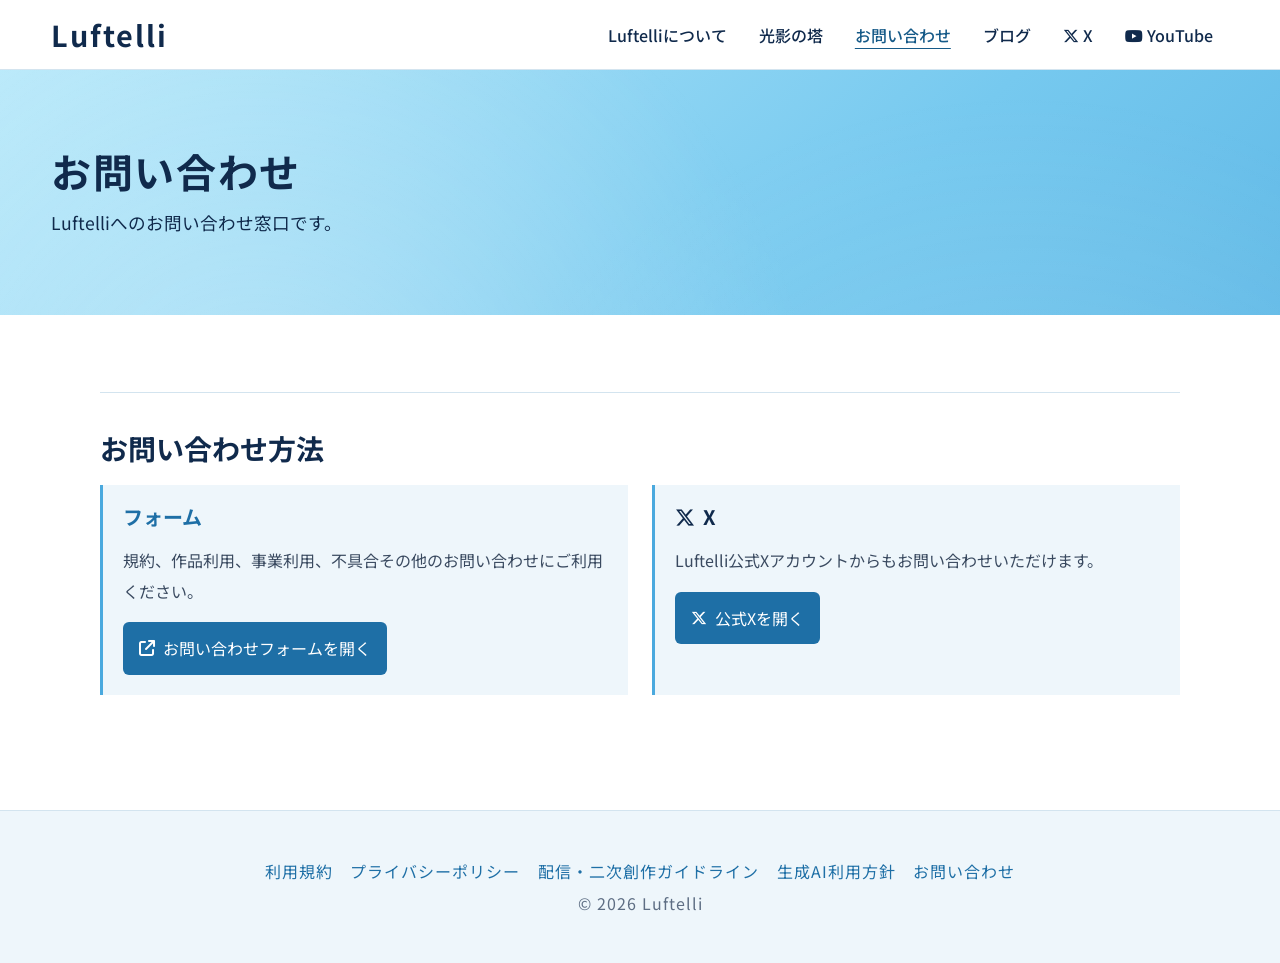
<file: contact.html>
<!doctype html>
<html lang="ja">
<head>
    <meta charset="utf-8">
    <meta name="viewport" content="width=device-width, initial-scale=1">
    <title>お問い合わせ | Luftelli</title>
    <meta name="description" content="ゲーム制作サークルLuftelliへのお問い合わせ窓口です">
    <link href="https://cdn.jsdelivr.net/npm/bootstrap@5.3.2/dist/css/bootstrap.min.css" rel="stylesheet"
        integrity="sha384-T3c6CoIi6uLrA9TneNEoa7RxnatzjcDSCmG1MXxSR1GAsXEV/Dwwykc2MPK8M2HN" crossorigin="anonymous">
    <link rel="stylesheet" href="https://cdnjs.cloudflare.com/ajax/libs/font-awesome/6.4.2/css/all.min.css"
        integrity="sha512-z3gLpd7yknf1YoNbCzqRKc4qyor8gaKU1qmn+CShxbuBusANI9QpRohGBreCFkKxLhei6S9CQXFEbbKuqLg0DA=="
        crossorigin="anonymous" referrerpolicy="no-referrer">
    <link rel="preconnect" href="https://fonts.googleapis.com">
    <link rel="preconnect" href="https://fonts.gstatic.com" crossorigin>
    <link href="https://fonts.googleapis.com/css2?family=Noto+Sans+JP:wght@300;400;500;700&display=swap" rel="stylesheet">
    <link rel="stylesheet" href="site-policy.css?v=20260917-13">
</head>
<body class="policy-page">
    <nav class="navbar navbar-expand-lg navbar-light sticky-top">
        <div class="container">
            <a class="navbar-brand" href="index.html">Luftelli</a>
            <button class="navbar-toggler" type="button" data-bs-toggle="collapse" data-bs-target="#navbarNav"
                aria-controls="navbarNav" aria-expanded="false" aria-label="ナビゲーションを開閉する">
                <span class="navbar-toggler-icon"></span>
            </button>
            <div class="collapse navbar-collapse" id="navbarNav">
                <ul class="navbar-nav ms-auto">
                    <li class="nav-item">
                        <a class="nav-link" href="index.html#about">Luftelliについて</a>
                    </li>
                    <li class="nav-item">
                        <a class="nav-link" href="index.html#current-project">光影の塔</a>
                    </li>
                    <li class="nav-item">
                        <a class="nav-link active" aria-current="page" href="contact.html">お問い合わせ</a>
                    </li>
                    <li class="nav-item">
                        <a class="nav-link" href="https://luftelli.blog.fc2.com/" target="blank" title="ブログ">ブログ</a>
                    </li>
                    <li class="nav-item">
                        <a class="nav-link" href="https://x.com/luftelli" target="blank" title="X"><i class="fab fa-x-twitter"></i> X</a>
                    </li>
                    <li class="nav-item">
                        <a class="nav-link" href="https://www.youtube.com/channel/UCWH0lqiuqRfSv5aRUU60-uw" target="blank" title="YouTube"><i class="fab fa-youtube"></i> YouTube</a>
                    </li>
                </ul>
            </div>
        </div>
    </nav>

    <header class="policy-hero">
        <div class="container">
            <div class="policy-hero-head">
                <h1>お問い合わせ</h1>
            </div>
            <p class="policy-hero-lead">Luftelliへのお問い合わせ窓口です。</p>
        </div>
    </header>

    <main class="policy-main">
        <div class="container">
            <div class="policy-stack">
                <article class="card summary-card">
                    <div class="card-body">
                        <h2 class="section-heading">お問い合わせ方法</h2>
                        <div class="row g-4">
                            <div class="col-lg-6">
                                <section class="summary-column summary-info">
                                    <h3 class="summary-title">フォーム</h3>
                                    <p>規約、作品利用、事業利用、不具合その他のお問い合わせにご利用ください。</p>
                                    <a class="contact-link" href="https://forms.gle/dgCMBWMTjnVkmH8b9" target="blank">
                                        <i class="fas fa-arrow-up-right-from-square" aria-hidden="true"></i>お問い合わせフォームを開く
                                    </a>
                                </section>
                            </div>
                            <div class="col-lg-6">
                                <section class="summary-column summary-note">
                                    <h3 class="summary-title"><i class="fab fa-x-twitter me-2" aria-hidden="true"></i>X</h3>
                                    <p>Luftelli公式Xアカウントからもお問い合わせいただけます。</p>
                                    <a class="contact-link" href="https://x.com/luftelli" target="blank">
                                        <i class="fab fa-x-twitter" aria-hidden="true"></i>公式Xを開く
                                    </a>
                                </section>
                            </div>
                        </div>
                    </div>
                </article>
            </div>
        </div>
    </main>

    <footer><div class="container">
        <p class="footer-links mb-2"><a href="terms.html">利用規約</a><a href="privacy.html">プライバシーポリシー</a><a href="content-guidelines.html">配信・二次創作ガイドライン</a><a href="ai-policy.html">生成AI利用方針</a><a href="contact.html">お問い合わせ</a></p>
        <p class="mb-0">© <span id="copyright-year"></span> Luftelli</p>
    </div></footer>
    <script src="https://cdn.jsdelivr.net/npm/bootstrap@5.3.2/dist/js/bootstrap.bundle.min.js"
        integrity="sha384-C6RzsynM9kWDrMNeT87bh95OGNyZPhcTNXj1NW7RuBCsyN/o0jlpcV8Qyq46cDfL" crossorigin="anonymous"></script>
    <script>document.getElementById('copyright-year').textContent = new Date().getFullYear();</script>
</body>
</html>
</file>
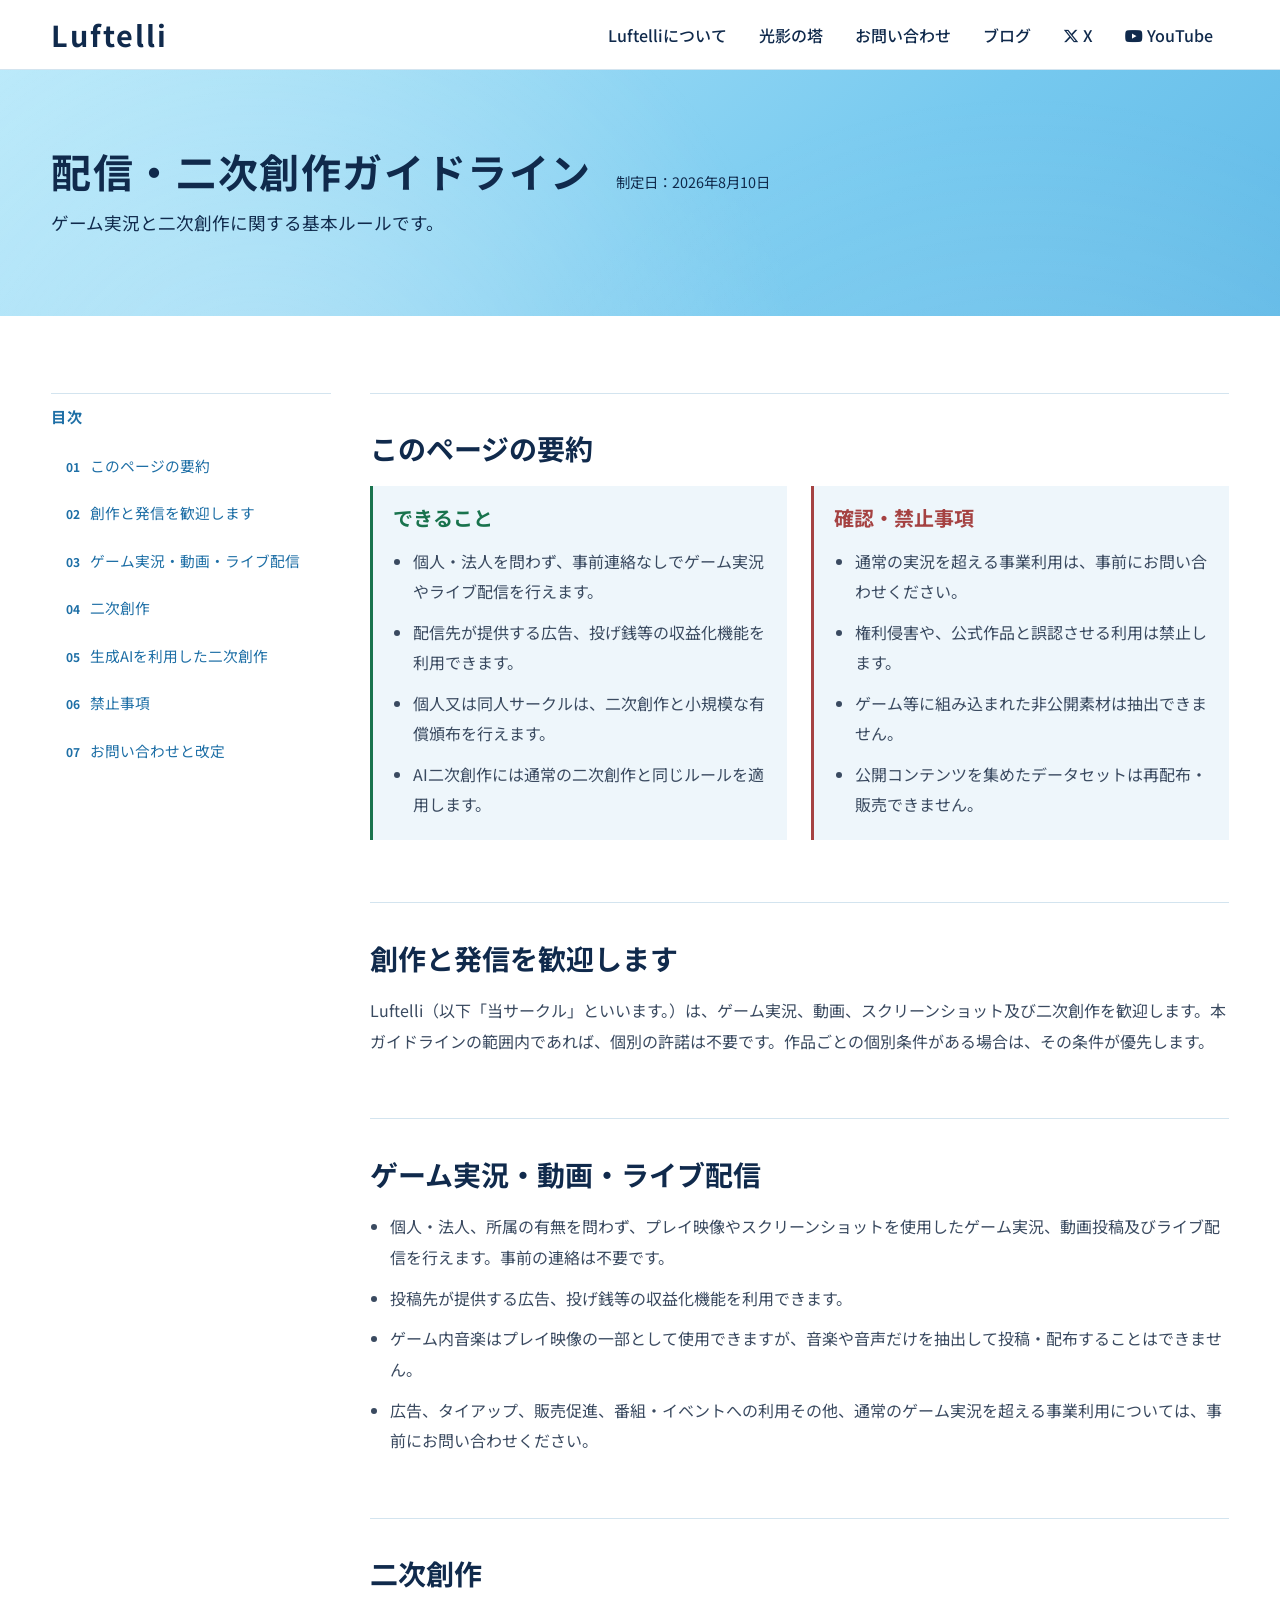
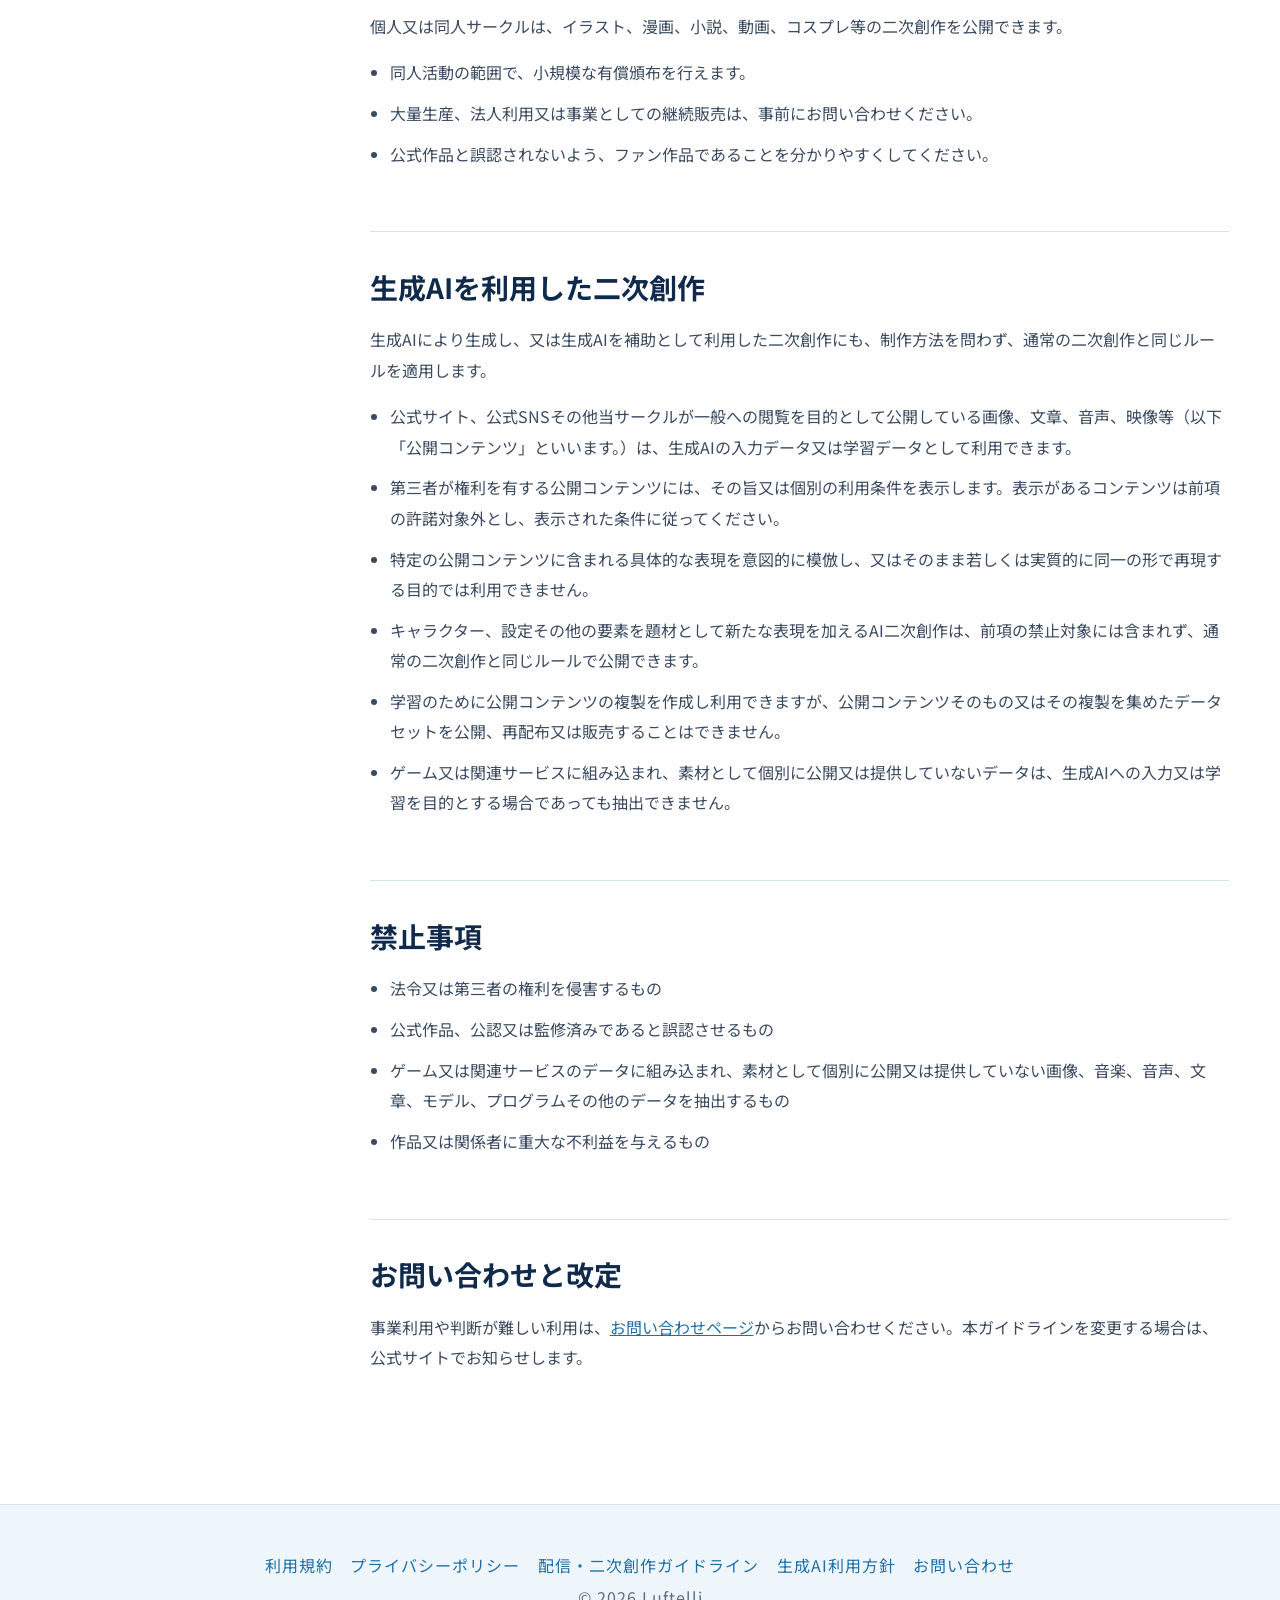
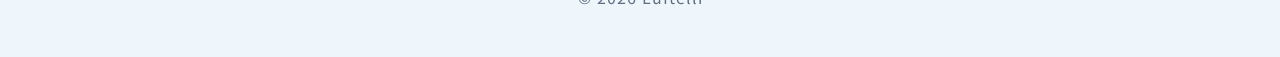
<file: content-guidelines.html>
<!doctype html>
<html lang="ja">
<head>
    <meta charset="utf-8">
    <meta name="viewport" content="width=device-width, initial-scale=1">
    <title>配信・二次創作ガイドライン | Luftelli</title>
    <meta name="description" content="Luftelli作品のゲーム実況、動画投稿、スクリーンショット及び二次創作に関するガイドラインです">
    <link href="https://cdn.jsdelivr.net/npm/bootstrap@5.3.2/dist/css/bootstrap.min.css" rel="stylesheet"
        integrity="sha384-T3c6CoIi6uLrA9TneNEoa7RxnatzjcDSCmG1MXxSR1GAsXEV/Dwwykc2MPK8M2HN" crossorigin="anonymous">
    <link rel="stylesheet" href="https://cdnjs.cloudflare.com/ajax/libs/font-awesome/6.4.2/css/all.min.css"
        integrity="sha512-z3gLpd7yknf1YoNbCzqRKc4qyor8gaKU1qmn+CShxbuBusANI9QpRohGBreCFkKxLhei6S9CQXFEbbKuqLg0DA==" crossorigin="anonymous" referrerpolicy="no-referrer">
    <link rel="preconnect" href="https://fonts.googleapis.com">
    <link rel="preconnect" href="https://fonts.gstatic.com" crossorigin>
    <link href="https://fonts.googleapis.com/css2?family=Noto+Sans+JP:wght@300;400;500;700&display=swap" rel="stylesheet">
    <link rel="stylesheet" href="site-policy.css?v=20260917-13">
</head>
<body class="policy-page">
    <nav class="navbar navbar-expand-lg navbar-light sticky-top">
        <div class="container">
            <a class="navbar-brand" href="index.html">Luftelli</a>
            <button class="navbar-toggler" type="button" data-bs-toggle="collapse" data-bs-target="#navbarNav"
                aria-controls="navbarNav" aria-expanded="false" aria-label="ナビゲーションを開閉する">
                <span class="navbar-toggler-icon"></span>
            </button>
            <div class="collapse navbar-collapse" id="navbarNav">
                <ul class="navbar-nav ms-auto">
                    <li class="nav-item">
                        <a class="nav-link" href="index.html#about">Luftelliについて</a>
                    </li>
                    <li class="nav-item">
                        <a class="nav-link" href="index.html#current-project">光影の塔</a>
                    </li>
                    <li class="nav-item">
                        <a class="nav-link" href="contact.html">お問い合わせ</a>
                    </li>
                    <li class="nav-item">
                        <a class="nav-link" href="https://luftelli.blog.fc2.com/" target="blank" title="ブログ">ブログ</a>
                    </li>
                    <li class="nav-item">
                        <a class="nav-link" href="https://x.com/luftelli" target="blank" title="X"><i class="fab fa-x-twitter"></i> X</a>
                    </li>
                    <li class="nav-item">
                        <a class="nav-link" href="https://www.youtube.com/channel/UCWH0lqiuqRfSv5aRUU60-uw" target="blank" title="YouTube"><i class="fab fa-youtube"></i> YouTube</a>
                    </li>
                </ul>
            </div>
        </div>
    </nav>

    <header class="policy-hero"><div class="container">
        <div class="policy-hero-head">
                <h1>配信・二次創作<br class="d-md-none">ガイドライン</h1>
                <p class="policy-hero-meta">制定日：2026年8月10日</p>
            </div>
            <p class="policy-hero-lead">ゲーム実況と二次創作に関する基本ルールです。</p>
    </div></header>

    <main class="policy-main"><div class="container policy-layout">
        <aside class="policy-side">
            <nav class="policy-nav" aria-label="このページの目次">
                <p class="policy-nav-title">目次</p>
                <ul class="policy-toc">
                    <li><a href="#summary">このページの要約</a></li>
                    <li><a href="#welcome">創作と発信を歓迎します</a></li>
                    <li><a href="#streaming">ゲーム実況・動画・ライブ配信</a></li>
                    <li><a href="#fan-work">二次創作</a></li>
                    <li><a href="#generative-ai">生成AIを利用した二次創作</a></li>
                    <li><a href="#prohibited">禁止事項</a></li>
                    <li><a href="#contact">お問い合わせと改定</a></li>
                </ul>
            </nav>
        </aside>
        <div class="list-group policy-list">
        <article class="card summary-card" id="summary"><div class="card-body">
            <h2 class="section-heading">このページの要約</h2>
            <div class="row g-4">
                <div class="col-lg-6"><section class="summary-column summary-do">
                    <h3 class="summary-title">できること</h3>
                    <ul class="policy-points"><li>個人・法人を問わず、事前連絡なしでゲーム実況やライブ配信を行えます。</li><li>配信先が提供する広告、投げ銭等の収益化機能を利用できます。</li><li>個人又は同人サークルは、二次創作と小規模な有償頒布を行えます。</li><li>AI二次創作には通常の二次創作と同じルールを適用します。</li></ul>
                </section></div>
                <div class="col-lg-6"><section class="summary-column summary-dont">
                    <h3 class="summary-title">確認・禁止事項</h3>
                    <ul class="policy-points"><li>通常の実況を超える事業利用は、事前にお問い合わせください。</li><li>権利侵害や、公式作品と誤認させる利用は禁止します。</li><li>ゲーム等に組み込まれた非公開素材は抽出できません。</li><li>公開コンテンツを集めたデータセットは再配布・販売できません。</li></ul>
                </section></div>
            </div>
        </div></article>

        <article class="card lead-card" id="welcome"><div class="card-body">
            <h2 class="section-heading">創作と発信を歓迎します</h2>
            <p class="mb-0">Luftelli（以下「当サークル」といいます。）は、ゲーム実況、動画、スクリーンショット及び二次創作を歓迎します。本ガイドラインの範囲内であれば、個別の許諾は不要です。作品ごとの個別条件がある場合は、その条件が優先します。</p>
        </div></article>

        <article class="card" id="streaming"><div class="card-body">
            <h2 class="section-heading">ゲーム実況・動画・ライブ配信</h2>
            <ul class="policy-points"><li>個人・法人、所属の有無を問わず、プレイ映像やスクリーンショットを使用したゲーム実況、動画投稿及びライブ配信を行えます。事前の連絡は不要です。</li><li>投稿先が提供する広告、投げ銭等の収益化機能を利用できます。</li><li>ゲーム内音楽はプレイ映像の一部として使用できますが、音楽や音声だけを抽出して投稿・配布することはできません。</li><li>広告、タイアップ、販売促進、番組・イベントへの利用その他、通常のゲーム実況を超える事業利用については、事前にお問い合わせください。</li></ul>
        </div></article>

        <article class="card" id="fan-work"><div class="card-body">
            <h2 class="section-heading">二次創作</h2>
            <p>個人又は同人サークルは、イラスト、漫画、小説、動画、コスプレ等の二次創作を公開できます。</p>
            <ul class="policy-points"><li>同人活動の範囲で、小規模な有償頒布を行えます。</li><li>大量生産、法人利用又は事業としての継続販売は、事前にお問い合わせください。</li><li>公式作品と誤認されないよう、ファン作品であることを分かりやすくしてください。</li></ul>
        </div></article>

        <article class="card" id="generative-ai"><div class="card-body">
            <h2 class="section-heading">生成AIを利用した二次創作</h2>
            <p>生成AIにより生成し、又は生成AIを補助として利用した二次創作にも、制作方法を問わず、通常の二次創作と同じルールを適用します。</p>
            <ul class="policy-points"><li>公式サイト、公式SNSその他当サークルが一般への閲覧を目的として公開している画像、文章、音声、映像等（以下「公開コンテンツ」といいます。）は、生成AIの入力データ又は学習データとして利用できます。</li><li>第三者が権利を有する公開コンテンツには、その旨又は個別の利用条件を表示します。表示があるコンテンツは前項の許諾対象外とし、表示された条件に従ってください。</li><li>特定の公開コンテンツに含まれる具体的な表現を意図的に模倣し、又はそのまま若しくは実質的に同一の形で再現する目的では利用できません。</li><li>キャラクター、設定その他の要素を題材として新たな表現を加えるAI二次創作は、前項の禁止対象には含まれず、通常の二次創作と同じルールで公開できます。</li><li>学習のために公開コンテンツの複製を作成し利用できますが、公開コンテンツそのもの又はその複製を集めたデータセットを公開、再配布又は販売することはできません。</li><li>ゲーム又は関連サービスに組み込まれ、素材として個別に公開又は提供していないデータは、生成AIへの入力又は学習を目的とする場合であっても抽出できません。</li></ul>
        </div></article>

        <article class="card" id="prohibited"><div class="card-body">
            <h2 class="section-heading">禁止事項</h2>
            <ul class="policy-points"><li>法令又は第三者の権利を侵害するもの</li><li>公式作品、公認又は監修済みであると誤認させるもの</li><li>ゲーム又は関連サービスのデータに組み込まれ、素材として個別に公開又は提供していない画像、音楽、音声、文章、モデル、プログラムその他のデータを抽出するもの</li><li>作品又は関係者に重大な不利益を与えるもの</li></ul>
        </div></article>

        <article class="card" id="contact"><div class="card-body">
            <h2 class="section-heading">お問い合わせと改定</h2>
            <p>事業利用や判断が難しい利用は、<a href="contact.html">お問い合わせページ</a>からお問い合わせください。本ガイドラインを変更する場合は、公式サイトでお知らせします。</p>
        </div></article>
    </div></div></main>

    <footer><div class="container"><p class="footer-links mb-2"><a href="terms.html">利用規約</a><a href="privacy.html">プライバシーポリシー</a><a href="content-guidelines.html">配信・二次創作ガイドライン</a><a href="ai-policy.html">生成AI利用方針</a><a href="contact.html">お問い合わせ</a></p><p class="mb-0">© <span id="copyright-year"></span> Luftelli</p></div></footer>
    <script src="https://cdn.jsdelivr.net/npm/bootstrap@5.3.2/dist/js/bootstrap.bundle.min.js" integrity="sha384-C6RzsynM9kWDrMNeT87bh95OGNyZPhcTNXj1NW7RuBCsyN/o0jlpcV8Qyq46cDfL" crossorigin="anonymous"></script>
    <script>document.getElementById('copyright-year').textContent = new Date().getFullYear();</script>
</body>
</html>
</file>
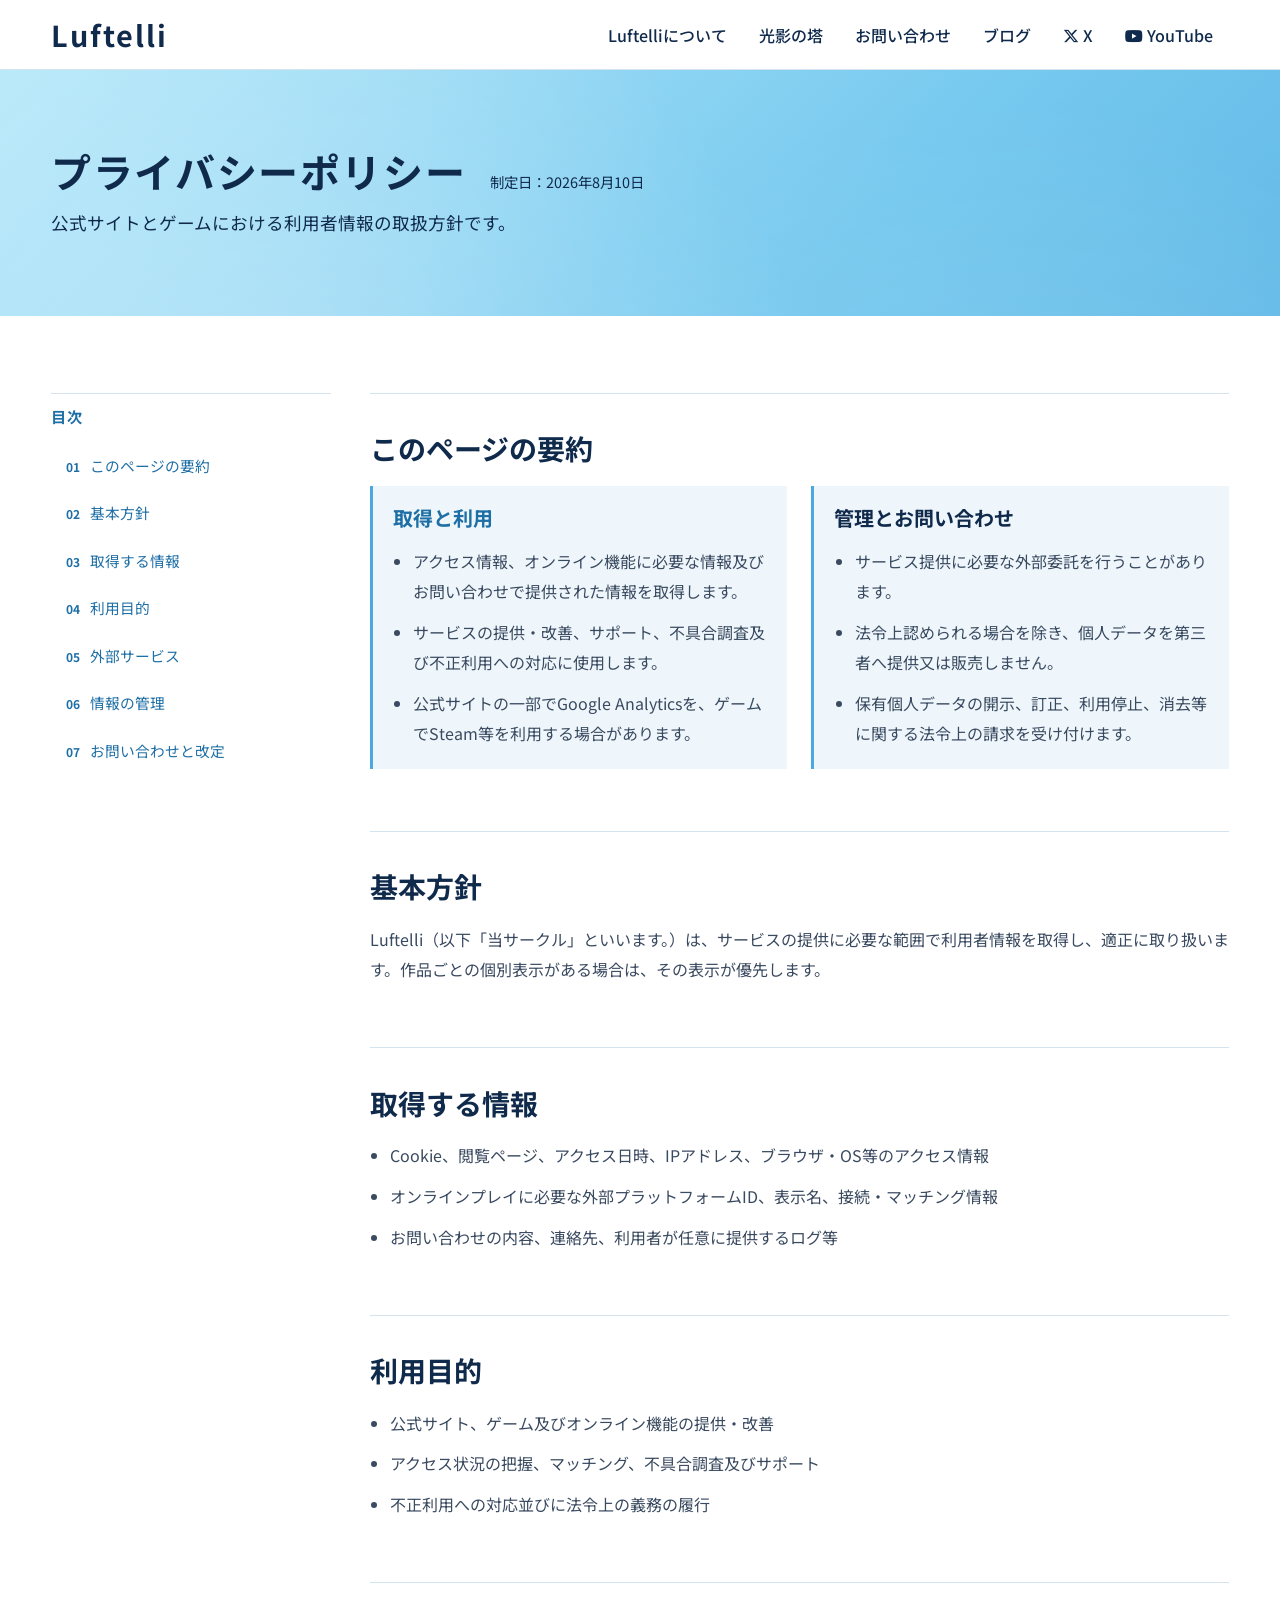
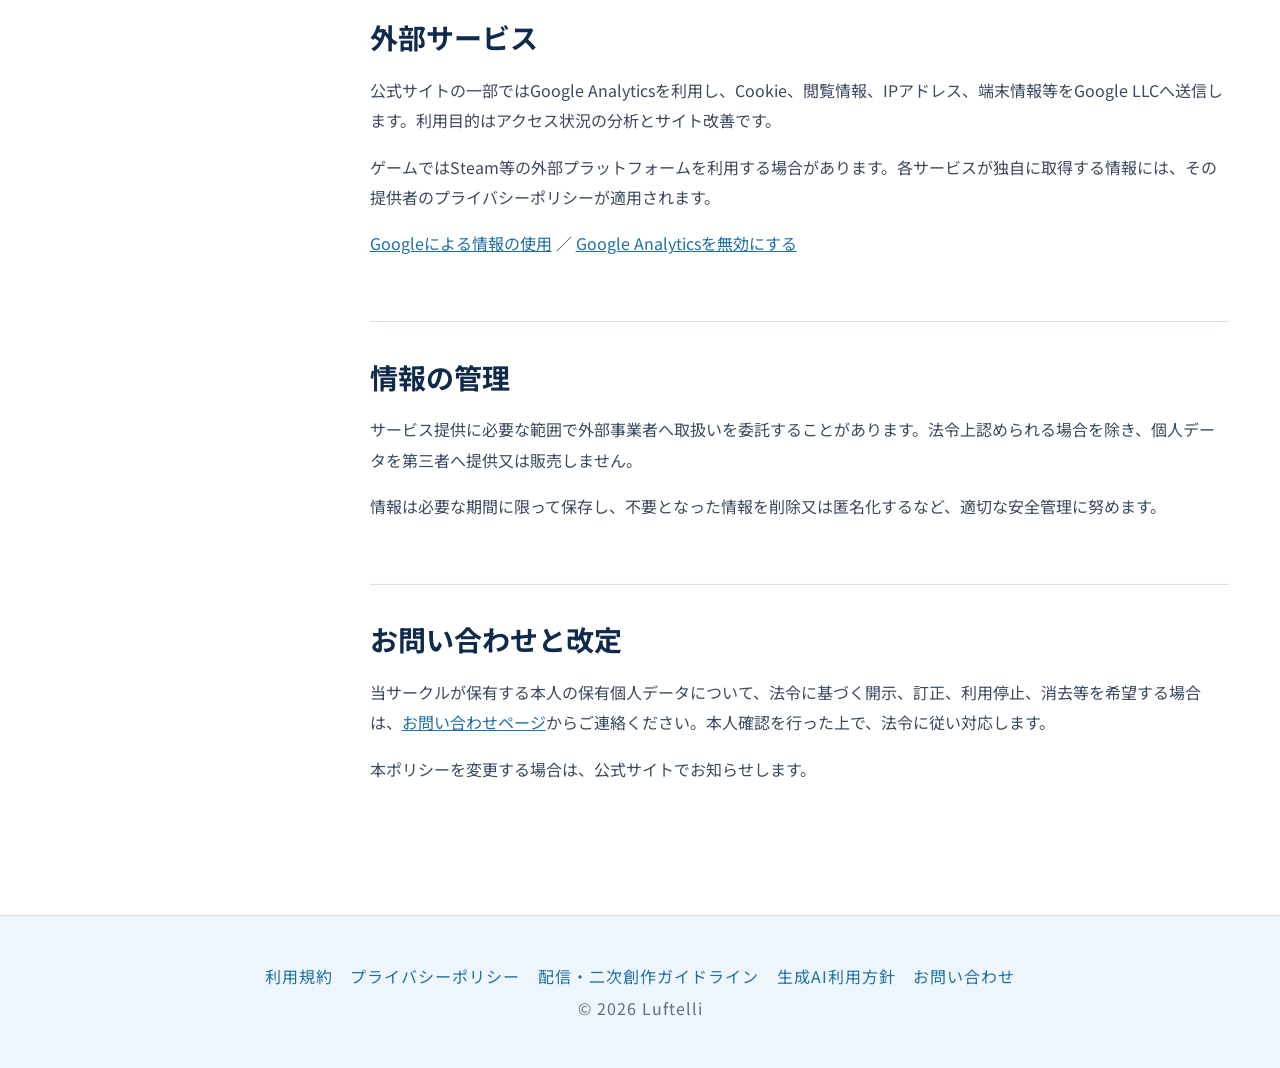
<file: privacy.html>
<!doctype html>
<html lang="ja">
<head>
    <meta charset="utf-8">
    <meta name="viewport" content="width=device-width, initial-scale=1">
    <title>プライバシーポリシー | Luftelli</title>
    <meta name="description" content="ゲーム制作サークルLuftelliの公式サイト、ゲーム及びお問い合わせにおける利用者情報の取扱方針です">
    <link href="https://cdn.jsdelivr.net/npm/bootstrap@5.3.2/dist/css/bootstrap.min.css" rel="stylesheet"
        integrity="sha384-T3c6CoIi6uLrA9TneNEoa7RxnatzjcDSCmG1MXxSR1GAsXEV/Dwwykc2MPK8M2HN" crossorigin="anonymous">
    <link rel="stylesheet" href="https://cdnjs.cloudflare.com/ajax/libs/font-awesome/6.4.2/css/all.min.css"
        integrity="sha512-z3gLpd7yknf1YoNbCzqRKc4qyor8gaKU1qmn+CShxbuBusANI9QpRohGBreCFkKxLhei6S9CQXFEbbKuqLg0DA==" crossorigin="anonymous" referrerpolicy="no-referrer">
    <link rel="preconnect" href="https://fonts.googleapis.com">
    <link rel="preconnect" href="https://fonts.gstatic.com" crossorigin>
    <link href="https://fonts.googleapis.com/css2?family=Noto+Sans+JP:wght@300;400;500;700&display=swap" rel="stylesheet">
    <link rel="stylesheet" href="site-policy.css?v=20260917-13">
</head>
<body class="policy-page">
    <nav class="navbar navbar-expand-lg navbar-light sticky-top">
        <div class="container">
            <a class="navbar-brand" href="index.html">Luftelli</a>
            <button class="navbar-toggler" type="button" data-bs-toggle="collapse" data-bs-target="#navbarNav"
                aria-controls="navbarNav" aria-expanded="false" aria-label="ナビゲーションを開閉する">
                <span class="navbar-toggler-icon"></span>
            </button>
            <div class="collapse navbar-collapse" id="navbarNav">
                <ul class="navbar-nav ms-auto">
                    <li class="nav-item">
                        <a class="nav-link" href="index.html#about">Luftelliについて</a>
                    </li>
                    <li class="nav-item">
                        <a class="nav-link" href="index.html#current-project">光影の塔</a>
                    </li>
                    <li class="nav-item">
                        <a class="nav-link" href="contact.html">お問い合わせ</a>
                    </li>
                    <li class="nav-item">
                        <a class="nav-link" href="https://luftelli.blog.fc2.com/" target="blank" title="ブログ">ブログ</a>
                    </li>
                    <li class="nav-item">
                        <a class="nav-link" href="https://x.com/luftelli" target="blank" title="X"><i class="fab fa-x-twitter"></i> X</a>
                    </li>
                    <li class="nav-item">
                        <a class="nav-link" href="https://www.youtube.com/channel/UCWH0lqiuqRfSv5aRUU60-uw" target="blank" title="YouTube"><i class="fab fa-youtube"></i> YouTube</a>
                    </li>
                </ul>
            </div>
        </div>
    </nav>

    <header class="policy-hero"><div class="container">
        <div class="policy-hero-head">
                <h1>プライバシーポリシー</h1>
                <p class="policy-hero-meta">制定日：2026年8月10日</p>
            </div>
            <p class="policy-hero-lead">公式サイトとゲームにおける利用者情報の取扱方針です。</p>
    </div></header>

    <main class="policy-main"><div class="container policy-layout">
        <aside class="policy-side">
            <nav class="policy-nav" aria-label="このページの目次">
                <p class="policy-nav-title">目次</p>
                <ul class="policy-toc">
                    <li><a href="#summary">このページの要約</a></li>
                    <li><a href="#basic">基本方針</a></li>
                    <li><a href="#collection">取得する情報</a></li>
                    <li><a href="#purpose">利用目的</a></li>
                    <li><a href="#analytics">外部サービス</a></li>
                    <li><a href="#sharing">情報の管理</a></li>
                    <li><a href="#requests">お問い合わせと改定</a></li>
                </ul>
            </nav>
        </aside>
        <div class="list-group policy-list">
        <article class="card summary-card" id="summary"><div class="card-body">
            <h2 class="section-heading">このページの要約</h2>
            <div class="row g-4">
                <div class="col-lg-6"><section class="summary-column summary-info">
                    <h3 class="summary-title">取得と利用</h3>
                    <ul class="policy-points"><li>アクセス情報、オンライン機能に必要な情報及びお問い合わせで提供された情報を取得します。</li><li>サービスの提供・改善、サポート、不具合調査及び不正利用への対応に使用します。</li><li>公式サイトの一部でGoogle Analyticsを、ゲームでSteam等を利用する場合があります。</li></ul>
                </section></div>
                <div class="col-lg-6"><section class="summary-column summary-note">
                    <h3 class="summary-title">管理とお問い合わせ</h3>
                    <ul class="policy-points"><li>サービス提供に必要な外部委託を行うことがあります。</li><li>法令上認められる場合を除き、個人データを第三者へ提供又は販売しません。</li><li>保有個人データの開示、訂正、利用停止、消去等に関する法令上の請求を受け付けます。</li></ul>
                </section></div>
            </div>
        </div></article>

        <article class="card lead-card" id="basic"><div class="card-body">
            <h2 class="section-heading">基本方針</h2>
            <p class="mb-0">Luftelli（以下「当サークル」といいます。）は、サービスの提供に必要な範囲で利用者情報を取得し、適正に取り扱います。作品ごとの個別表示がある場合は、その表示が優先します。</p>
        </div></article>

        <article class="card" id="collection"><div class="card-body">
            <h2 class="section-heading">取得する情報</h2>
            <ul class="policy-points"><li>Cookie、閲覧ページ、アクセス日時、IPアドレス、ブラウザ・OS等のアクセス情報</li><li>オンラインプレイに必要な外部プラットフォームID、表示名、接続・マッチング情報</li><li>お問い合わせの内容、連絡先、利用者が任意に提供するログ等</li></ul>
        </div></article>

        <article class="card" id="purpose"><div class="card-body">
            <h2 class="section-heading">利用目的</h2>
            <ul class="policy-points"><li>公式サイト、ゲーム及びオンライン機能の提供・改善</li><li>アクセス状況の把握、マッチング、不具合調査及びサポート</li><li>不正利用への対応並びに法令上の義務の履行</li></ul>
        </div></article>

        <article class="card" id="analytics"><div class="card-body">
            <h2 class="section-heading">外部サービス</h2>
            <p>公式サイトの一部ではGoogle Analyticsを利用し、Cookie、閲覧情報、IPアドレス、端末情報等をGoogle LLCへ送信します。利用目的はアクセス状況の分析とサイト改善です。</p>
            <p>ゲームではSteam等の外部プラットフォームを利用する場合があります。各サービスが独自に取得する情報には、その提供者のプライバシーポリシーが適用されます。</p>
            <p class="mb-0"><a href="https://policies.google.com/technologies/partner-sites?hl=ja" target="blank">Googleによる情報の使用</a> ／ <a href="https://tools.google.com/dlpage/gaoptout?hl=ja" target="blank">Google Analyticsを無効にする</a></p>
        </div></article>

        <article class="card" id="sharing"><div class="card-body">
            <h2 class="section-heading">情報の管理</h2>
            <p>サービス提供に必要な範囲で外部事業者へ取扱いを委託することがあります。法令上認められる場合を除き、個人データを第三者へ提供又は販売しません。</p>
            <p class="mb-0">情報は必要な期間に限って保存し、不要となった情報を削除又は匿名化するなど、適切な安全管理に努めます。</p>
        </div></article>

        <article class="card" id="requests"><div class="card-body">
            <h2 class="section-heading">お問い合わせと改定</h2>
            <p>当サークルが保有する本人の保有個人データについて、法令に基づく開示、訂正、利用停止、消去等を希望する場合は、<a href="contact.html">お問い合わせページ</a>からご連絡ください。本人確認を行った上で、法令に従い対応します。</p>
            <p>本ポリシーを変更する場合は、公式サイトでお知らせします。</p>
        </div></article>
    </div></div></main>

    <footer><div class="container"><p class="footer-links mb-2"><a href="terms.html">利用規約</a><a href="privacy.html">プライバシーポリシー</a><a href="content-guidelines.html">配信・二次創作ガイドライン</a><a href="ai-policy.html">生成AI利用方針</a><a href="contact.html">お問い合わせ</a></p><p class="mb-0">© <span id="copyright-year"></span> Luftelli</p></div></footer>
    <script src="https://cdn.jsdelivr.net/npm/bootstrap@5.3.2/dist/js/bootstrap.bundle.min.js" integrity="sha384-C6RzsynM9kWDrMNeT87bh95OGNyZPhcTNXj1NW7RuBCsyN/o0jlpcV8Qyq46cDfL" crossorigin="anonymous"></script>
    <script>document.getElementById('copyright-year').textContent = new Date().getFullYear();</script>
</body>
</html>
</file>
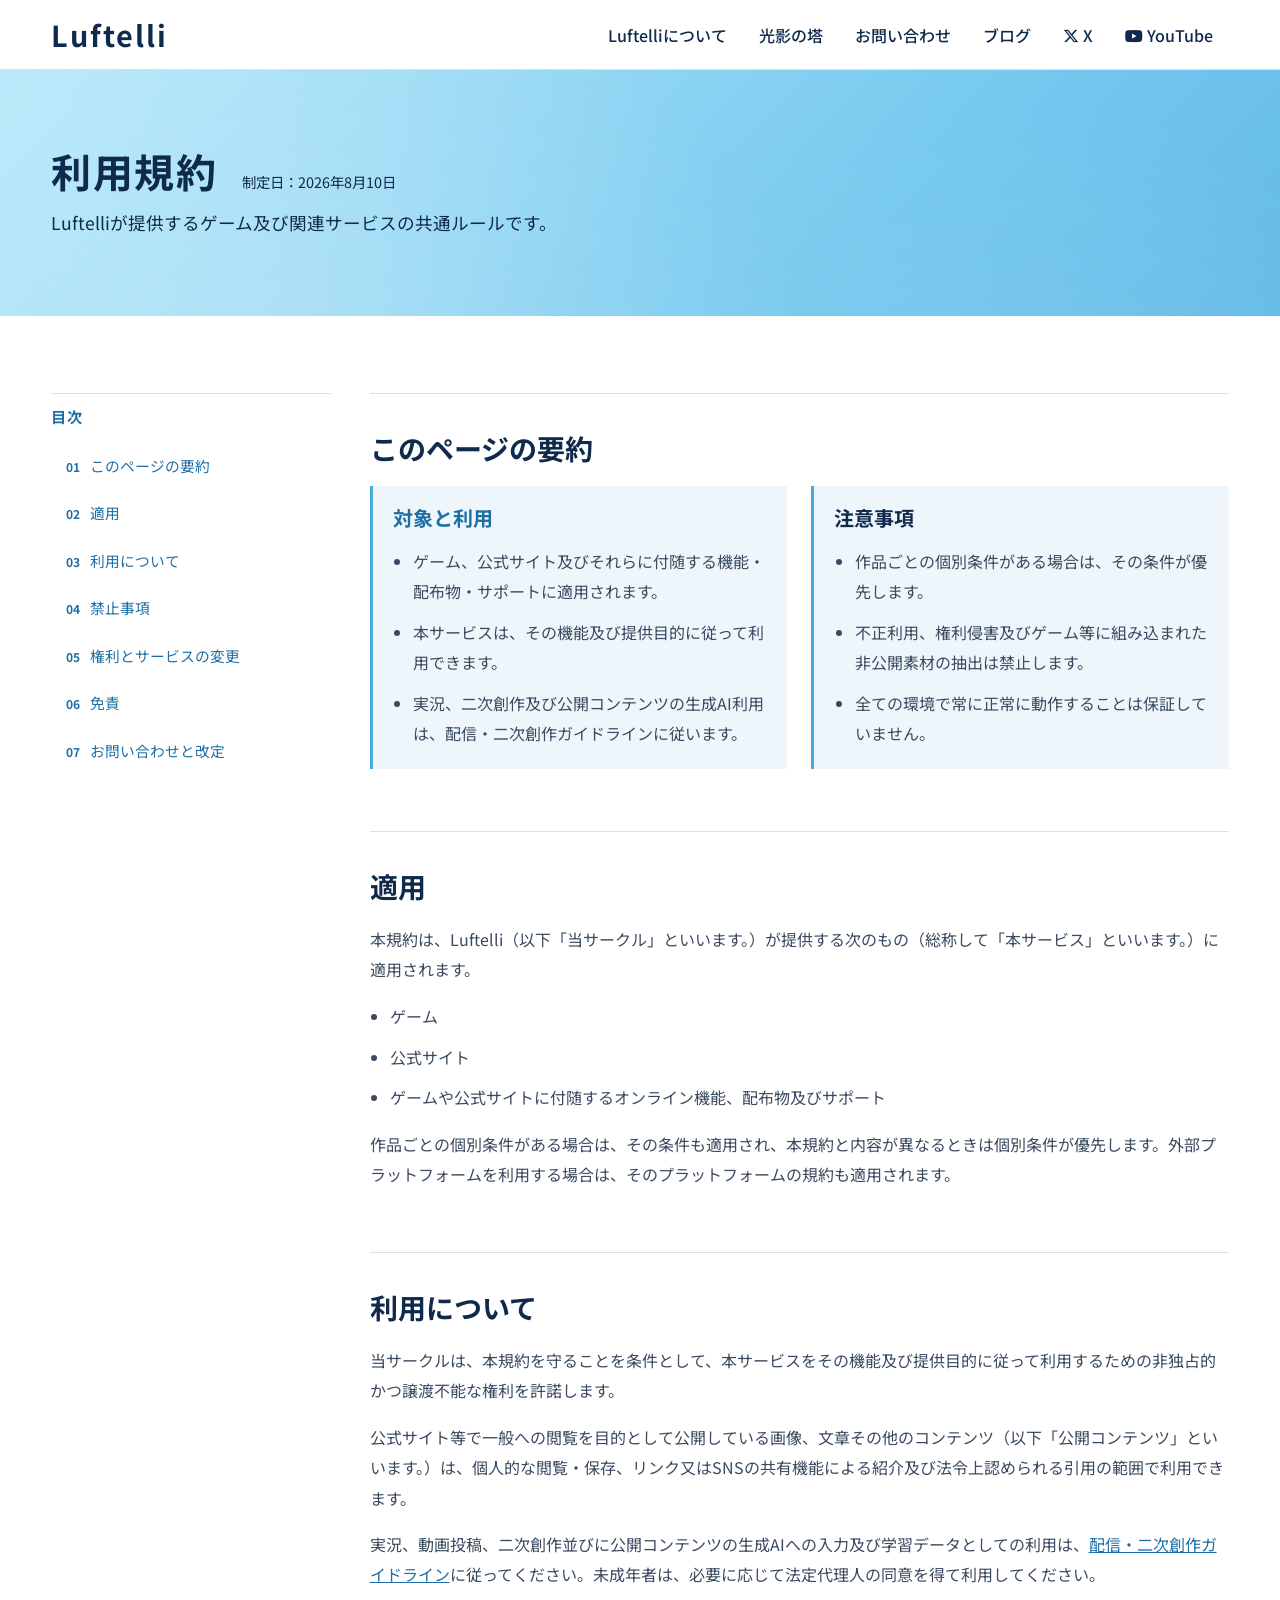
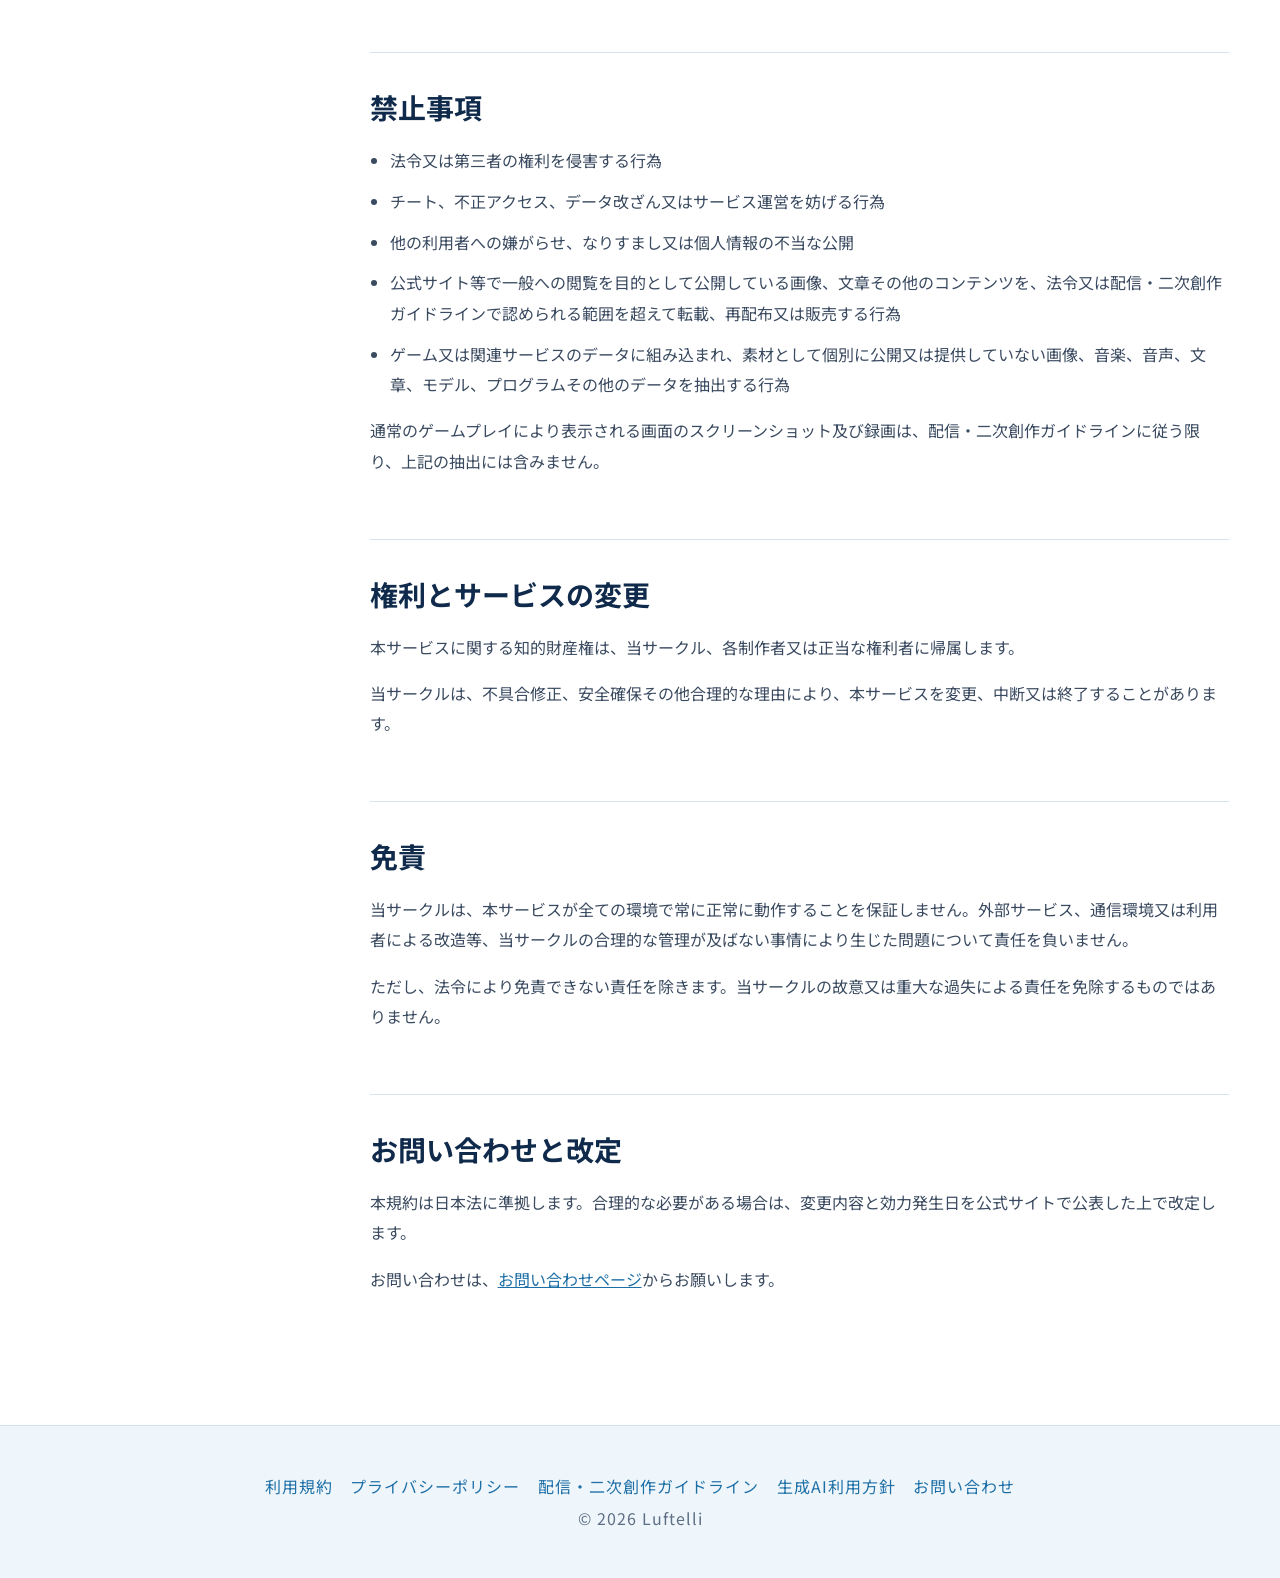
<file: terms.html>
<!doctype html>
<html lang="ja">
<head>
    <meta charset="utf-8">
    <meta name="viewport" content="width=device-width, initial-scale=1">
    <title>利用規約 | Luftelli</title>
    <meta name="description" content="ゲーム制作サークルLuftelliが提供するゲーム、ウェブサイトその他の関連サービスに関する利用規約です">
    <link href="https://cdn.jsdelivr.net/npm/bootstrap@5.3.2/dist/css/bootstrap.min.css" rel="stylesheet"
        integrity="sha384-T3c6CoIi6uLrA9TneNEoa7RxnatzjcDSCmG1MXxSR1GAsXEV/Dwwykc2MPK8M2HN" crossorigin="anonymous">
    <link rel="stylesheet" href="https://cdnjs.cloudflare.com/ajax/libs/font-awesome/6.4.2/css/all.min.css"
        integrity="sha512-z3gLpd7yknf1YoNbCzqRKc4qyor8gaKU1qmn+CShxbuBusANI9QpRohGBreCFkKxLhei6S9CQXFEbbKuqLg0DA=="
        crossorigin="anonymous" referrerpolicy="no-referrer">
    <link rel="preconnect" href="https://fonts.googleapis.com">
    <link rel="preconnect" href="https://fonts.gstatic.com" crossorigin>
    <link href="https://fonts.googleapis.com/css2?family=Noto+Sans+JP:wght@300;400;500;700&display=swap" rel="stylesheet">
    <link rel="stylesheet" href="site-policy.css?v=20260917-13">
</head>
<body class="policy-page">
    <nav class="navbar navbar-expand-lg navbar-light sticky-top">
        <div class="container">
            <a class="navbar-brand" href="index.html">Luftelli</a>
            <button class="navbar-toggler" type="button" data-bs-toggle="collapse" data-bs-target="#navbarNav"
                aria-controls="navbarNav" aria-expanded="false" aria-label="ナビゲーションを開閉する">
                <span class="navbar-toggler-icon"></span>
            </button>
            <div class="collapse navbar-collapse" id="navbarNav">
                <ul class="navbar-nav ms-auto">
                    <li class="nav-item">
                        <a class="nav-link" href="index.html#about">Luftelliについて</a>
                    </li>
                    <li class="nav-item">
                        <a class="nav-link" href="index.html#current-project">光影の塔</a>
                    </li>
                    <li class="nav-item">
                        <a class="nav-link" href="contact.html">お問い合わせ</a>
                    </li>
                    <li class="nav-item">
                        <a class="nav-link" href="https://luftelli.blog.fc2.com/" target="blank" title="ブログ">ブログ</a>
                    </li>
                    <li class="nav-item">
                        <a class="nav-link" href="https://x.com/luftelli" target="blank" title="X"><i class="fab fa-x-twitter"></i> X</a>
                    </li>
                    <li class="nav-item">
                        <a class="nav-link" href="https://www.youtube.com/channel/UCWH0lqiuqRfSv5aRUU60-uw" target="blank" title="YouTube"><i class="fab fa-youtube"></i> YouTube</a>
                    </li>
                </ul>
            </div>
        </div>
    </nav>

    <header class="policy-hero">
        <div class="container">
            <div class="policy-hero-head">
                <h1>利用規約</h1>
                <p class="policy-hero-meta">制定日：2026年8月10日</p>
            </div>
            <p class="policy-hero-lead">Luftelliが提供するゲーム及び関連サービスの共通ルールです。</p>
        </div>
    </header>

    <main class="policy-main">
        <div class="container policy-layout">
            <aside class="policy-side">
                <nav class="policy-nav" aria-label="このページの目次">
                    <p class="policy-nav-title">目次</p>
                    <ul class="policy-toc">
                        <li><a href="#summary">このページの要約</a></li>
                        <li><a href="#scope">適用</a></li>
                        <li><a href="#license">利用について</a></li>
                        <li><a href="#prohibited">禁止事項</a></li>
                        <li><a href="#rights">権利とサービスの変更</a></li>
                        <li><a href="#disclaimer">免責</a></li>
                        <li><a href="#contact">お問い合わせと改定</a></li>
                    </ul>
                </nav>
            </aside>
            <div class="list-group policy-list">
                <article class="card summary-card" id="summary">
                    <div class="card-body">
                        <h2 class="section-heading">このページの要約</h2>
                        <div class="row g-4">
                            <div class="col-lg-6">
                                <section class="summary-column summary-info">
                                    <h3 class="summary-title">対象と利用</h3>
                                    <ul class="policy-points">
                                        <li>ゲーム、公式サイト及びそれらに付随する機能・配布物・サポートに適用されます。</li>
                                        <li>本サービスは、その機能及び提供目的に従って利用できます。</li>
                                        <li>実況、二次創作及び公開コンテンツの生成AI利用は、配信・二次創作ガイドラインに従います。</li>
                                    </ul>
                                </section>
                            </div>
                            <div class="col-lg-6">
                                <section class="summary-column summary-note">
                                    <h3 class="summary-title">注意事項</h3>
                                    <ul class="policy-points">
                                        <li>作品ごとの個別条件がある場合は、その条件が優先します。</li>
                                        <li>不正利用、権利侵害及びゲーム等に組み込まれた非公開素材の抽出は禁止します。</li>
                                        <li>全ての環境で常に正常に動作することは保証していません。</li>
                                    </ul>
                                </section>
                            </div>
                        </div>
                    </div>
                </article>

                <article class="card lead-card" id="scope">
                    <div class="card-body">
                        <h2 class="section-heading">適用</h2>
                        <p>本規約は、Luftelli（以下「当サークル」といいます。）が提供する次のもの（総称して「本サービス」といいます。）に適用されます。</p>
                        <ul class="policy-points">
                            <li>ゲーム</li>
                            <li>公式サイト</li>
                            <li>ゲームや公式サイトに付随するオンライン機能、配布物及びサポート</li>
                        </ul>
                        <p class="mb-0 mt-3">作品ごとの個別条件がある場合は、その条件も適用され、本規約と内容が異なるときは個別条件が優先します。外部プラットフォームを利用する場合は、そのプラットフォームの規約も適用されます。</p>
                    </div>
                </article>

                <article class="card" id="license"><div class="card-body">
                    <h2 class="section-heading">利用について</h2>
                    <p>当サークルは、本規約を守ることを条件として、本サービスをその機能及び提供目的に従って利用するための非独占的かつ譲渡不能な権利を許諾します。</p>
                    <p>公式サイト等で一般への閲覧を目的として公開している画像、文章その他のコンテンツ（以下「公開コンテンツ」といいます。）は、個人的な閲覧・保存、リンク又はSNSの共有機能による紹介及び法令上認められる引用の範囲で利用できます。</p>
                    <p class="mb-0">実況、動画投稿、二次創作並びに公開コンテンツの生成AIへの入力及び学習データとしての利用は、<a href="content-guidelines.html">配信・二次創作ガイドライン</a>に従ってください。未成年者は、必要に応じて法定代理人の同意を得て利用してください。</p>
                </div></article>

                <article class="card" id="prohibited"><div class="card-body">
                    <h2 class="section-heading">禁止事項</h2>
                    <ul class="policy-points"><li>法令又は第三者の権利を侵害する行為</li><li>チート、不正アクセス、データ改ざん又はサービス運営を妨げる行為</li><li>他の利用者への嫌がらせ、なりすまし又は個人情報の不当な公開</li><li>公式サイト等で一般への閲覧を目的として公開している画像、文章その他のコンテンツを、法令又は配信・二次創作ガイドラインで認められる範囲を超えて転載、再配布又は販売する行為</li><li>ゲーム又は関連サービスのデータに組み込まれ、素材として個別に公開又は提供していない画像、音楽、音声、文章、モデル、プログラムその他のデータを抽出する行為</li></ul>
                    <p class="mb-0 mt-3">通常のゲームプレイにより表示される画面のスクリーンショット及び録画は、配信・二次創作ガイドラインに従う限り、上記の抽出には含みません。</p>
                </div></article>

                <article class="card" id="rights"><div class="card-body">
                    <h2 class="section-heading">権利とサービスの変更</h2>
                    <p>本サービスに関する知的財産権は、当サークル、各制作者又は正当な権利者に帰属します。</p>
                    <p class="mb-0">当サークルは、不具合修正、安全確保その他合理的な理由により、本サービスを変更、中断又は終了することがあります。</p>
                </div></article>

                <article class="card" id="disclaimer"><div class="card-body">
                    <h2 class="section-heading">免責</h2>
                    <p>当サークルは、本サービスが全ての環境で常に正常に動作することを保証しません。外部サービス、通信環境又は利用者による改造等、当サークルの合理的な管理が及ばない事情により生じた問題について責任を負いません。</p>
                    <p class="mb-0">ただし、法令により免責できない責任を除きます。当サークルの故意又は重大な過失による責任を免除するものではありません。</p>
                </div></article>

                <article class="card" id="contact"><div class="card-body">
                    <h2 class="section-heading">お問い合わせと改定</h2>
                    <p>本規約は日本法に準拠します。合理的な必要がある場合は、変更内容と効力発生日を公式サイトで公表した上で改定します。</p>
                    <p>お問い合わせは、<a href="contact.html">お問い合わせページ</a>からお願いします。</p>
                </div></article>
            </div>
        </div>
    </main>

    <footer><div class="container">
        <p class="footer-links mb-2"><a href="terms.html">利用規約</a><a href="privacy.html">プライバシーポリシー</a><a href="content-guidelines.html">配信・二次創作ガイドライン</a><a href="ai-policy.html">生成AI利用方針</a><a href="contact.html">お問い合わせ</a></p>
        <p class="mb-0">© <span id="copyright-year"></span> Luftelli</p>
    </div></footer>
    <script src="https://cdn.jsdelivr.net/npm/bootstrap@5.3.2/dist/js/bootstrap.bundle.min.js"
        integrity="sha384-C6RzsynM9kWDrMNeT87bh95OGNyZPhcTNXj1NW7RuBCsyN/o0jlpcV8Qyq46cDfL" crossorigin="anonymous"></script>
    <script>document.getElementById('copyright-year').textContent = new Date().getFullYear();</script>
</body>
</html>
</file>
<file: site-policy.css>
/* =========================================================
   全ページ共通のデザイントークンと土台
   個別ページで値を直書きせず、必ずここの変数を使うこと

   配色はヒーローの空色（--hero-sky*）を基準にした1系統の青で組む。
   別の色相の青（ロイヤルブルー、Bootstrap既定のリンク色など）を混ぜないこと。
   ========================================================= */
:root {
    /* 空のグラデーション（淡→濃） */
    --hero-sky-light: #BCEBFB;
    --hero-sky: #76C9EF;
    --hero-sky-deep: #4AA9DE;
    /* 空色の同じ色相を濃くしたUI用の青。リンク・ボタン・強調の文字に使う */
    --sky-blue: var(--hero-sky-deep);
    --deep-sky: #1E6FA6;
    --interactive: #1E6FA6;
    --interactive-hover: #165A88;
    /* 淡い面：補足ボックス、要約、スクロールバーの溝など */
    --cloud-white: #EEF6FB;
    /* 空色の透明版。罫線・境界・ホバー背景など薄い面に使う */
    --sky-tint-strong: rgba(74, 169, 222, 0.16);
    --sky-tint: rgba(74, 169, 222, 0.10);
    --text-on-dark: #FFFFFF;
    --text-on-dark-muted: #E8F3FC;
    --text-on-sky: #102A4C;
    /* 文字色は空・紺の系統から派生させる（無彩色のグレーは使わない） */
    --text-dark: #102A4C;
    --text-body: #3A4A60;
    --text-light: #5E6E84;
    --success: #19734D;
    --caution: #A54242;
    /* ヒーローの背後に見える空 */
    --hero-bg: linear-gradient(135deg, var(--hero-sky-light) 0%, var(--hero-sky) 50%, var(--hero-sky-deep) 100%);
    /* 本文側の帯（.section-band）。ヒーローと同じ色相で、ずっと淡くする */
    --band-bg: linear-gradient(135deg, #D9EEF9 0%, #E7F3FA 100%);
    /* Bootstrapのリンク色・フォーカスリングもサイトの青に揃える */
    --bs-link-color: var(--interactive);
    --bs-link-hover-color: var(--interactive-hover);
    --bs-link-color-rgb: 30, 111, 166;
    --bs-link-hover-color-rgb: 22, 90, 136;
    --bs-focus-ring-color: var(--sky-tint-strong);
    /* 画面幅を活かすための共通シェル */
    --shell-max: 1320px;
    --shell-gutter: clamp(1.25rem, 4vw, 4rem);
    /* 固定ヘッダー分のアンカーオフセット */
    --header-offset: 90px;
    /* カード・パネルの共通スタイル */
    /* 角丸は6px一種類に揃える（ピル型は使わない） */
    --card-radius: 6px;
    --card-border: 1px solid var(--sky-tint);
    /* 帯の上に置く白いカードの縁取り。輪郭を出すための小さな影で、ぼかしは最小限にする */
    --card-shadow: 0 1px 2px rgba(16, 42, 76, 0.06), 0 6px 18px rgba(16, 42, 76, 0.08);
    --card-shadow-hover: var(--card-shadow);
    --panel-radius: 0;
    --surface: #FFFFFF;
    --rule: 1px solid #D3E4EF;
    --hero-shadow: 0 8px 24px rgba(16, 42, 82, 0.12);
    --hero-overlay: linear-gradient(180deg, transparent, rgba(8, 26, 56, 0.88));
    --space-medium: 1.5rem;
    --hero-padding: clamp(3rem, 6vw, 5rem) 0;
    --hero-mobile-padding: 3rem 0;
    --row-padding: 1.25rem 0;
    --section-gap: clamp(4rem, 7vw, 6rem);
    --button-radius: 6px;
    --policy-section-padding: clamp(1.5rem, 3vw, 2.5rem) 0;
    --policy-summary-padding: 1.25rem;
    --policy-nav-padding: 0.5rem 0;
    --policy-heading-gap: 1.25rem;
}

html {
    scroll-behavior: smooth;
}

/* 見出しと短い紹介文は、対応ブラウザで文節を優先して折り返す。
   規約などの長文は通常の折り返しを保つ。 */
h1,
h2,
h3,
.hero-lead,
.hero-text,
.section-intro,
.showcase-body > p,
.member-text,
.policy-hero-lead {
    word-break: normal;
    word-break: auto-phrase;
    overflow-wrap: break-word;
}

/* 短い作品名は、ブラウザの文節判定にかかわらず一まとまりにする。 */
.text-nowrap {
    white-space: nowrap;
}

/* Bootstrapのcontainerを全ブレークポイントで広く使う */
.container {
    width: 100%;
    max-width: var(--shell-max);
    padding-right: var(--shell-gutter);
    padding-left: var(--shell-gutter);
}

/* 全ページ共通の背景（空をイメージしたグラデーション） */
body {
    position: relative;
    /* 本文が短いページでもフッター下に背景が露出しないよう、本文側を伸ばす */
    display: flex;
    flex-direction: column;
    min-height: 100vh;
    margin: 0;
    /* hidden にするとbodyがスクロールコンテナ扱いになり、
       ヘッダーの position: sticky が効かなくなるため clip を使う */
    overflow-x: clip;
    color: var(--text-dark);
    background: var(--hero-bg);
    background-attachment: fixed;
    font-family: 'Noto Sans JP', sans-serif;
}

/* 空の奥行きをつくる静かな雲 */
body::before {
    position: fixed;
    z-index: 0;
    inset: 0;
    content: '';
    pointer-events: none;
    background:
        radial-gradient(circle at 20% 50%, rgba(255, 255, 255, 0.3) 0%, transparent 50%),
        radial-gradient(circle at 80% 80%, rgba(255, 255, 255, 0.2) 0%, transparent 50%);
}

/* 全ページ共通の本文コンテナ（ヒーローに重なる白いパネル） */
.main-container,
.policy-main {
    position: relative;
    z-index: 2;
    flex: 1 0 auto;
    padding: clamp(3.5rem, 6vw, 6rem) 0;
    background: var(--surface);
    border-radius: var(--panel-radius) var(--panel-radius) 0 0;
}

/* 全ページで共通にするヘッダー（スクロールしても上端に留まる） */
.navbar {
    position: sticky;
    top: 0;
    z-index: 1000;
    line-height: 1.5;
    background: var(--surface) !important;
    border-bottom: var(--rule);
    transition: all 0.3s ease;
}

.navbar-brand {
    position: relative;
    font-size: 1.8rem;
    font-weight: 700;
    letter-spacing: 2px;
    color: var(--text-on-sky);
}

.nav-link {
    padding: 0.5rem 1rem !important;
    color: var(--text-dark) !important;
    font-weight: 500;
    text-decoration-thickness: 2px;
    text-underline-offset: 0.4em;
    transition: color 0.2s ease;
}

.nav-link:hover,
.nav-link:focus,
.nav-link.active {
    color: var(--interactive-hover) !important;
    text-decoration: underline;
}

.dropdown-menu {
    padding: 0.4rem;
    border: var(--card-border);
    border-radius: var(--card-radius);
    box-shadow: 0 14px 38px rgba(16, 42, 76, 0.14);
}

.dropdown-item {
    padding: 0.65rem 0.8rem;
    border-radius: calc(var(--card-radius) - 2px);
    color: var(--text-dark);
}

.dropdown-item:hover,
.dropdown-item:focus {
    color: var(--deep-sky);
    background: var(--sky-tint);
}

/* 全ページで共通にするフッター */
footer {
    position: relative;
    z-index: 2;
    margin-top: 0;
    padding: 3rem 0;
    color: var(--text-light);
    /* 白いセクションが続いた後にページを閉じる淡い面 */
    background: var(--cloud-white);
    border-top: var(--rule);
    text-align: center;
    line-height: 1.5;
}

footer p {
    margin-bottom: 0;
    letter-spacing: 1px;
}

footer a {
    color: var(--deep-sky);
    text-decoration: none;
}

footer a:hover,
footer a:focus {
    color: var(--interactive-hover);
    text-decoration: underline;
}

.footer-links {
    display: flex;
    flex-wrap: wrap;
    gap: 0.45rem 1.1rem;
    justify-content: center;
}

/* 方針・規約ページ（背景・本文コンテナは共通定義を使う） */
body.policy-page {
    line-height: 1.9;
}

.policy-hero {
    position: relative;
    z-index: 1;
    padding: var(--hero-padding);
    color: var(--text-on-sky);
}

/* 見出しと制定日を同じ行に置く（幅が足りなければ折り返す） */
.policy-hero-head {
    display: flex;
    flex-wrap: wrap;
    gap: 0.4rem 1.5rem;
    align-items: baseline;
    margin-bottom: 0.75rem;
}

.policy-hero h1 {
    margin: 0;
    font-size: clamp(1.9rem, 3.5vw, 2.5rem);
    font-weight: 700;
    letter-spacing: 0.04em;
}

.policy-hero-meta {
    margin: 0;
    color: var(--text-on-sky);
    font-size: 0.9rem;
}

.policy-hero-lead {
    max-width: 46em;
    margin: 0;
    color: var(--text-on-sky);
    font-size: clamp(1rem, 2vw, 1.1rem);
    line-height: 1.8;
}

/* 目次サイドバー + 本文の2カラム */
.policy-layout {
    display: grid;
    gap: clamp(1.5rem, 3vw, 3rem);
    align-items: start;
}

@media (min-width: 1200px) {
    .policy-layout {
        grid-template-columns: minmax(220px, 280px) minmax(0, 1fr);
    }

    .policy-side {
        position: sticky;
        top: var(--header-offset);
        max-height: calc(100vh - var(--header-offset) - 2rem);
        overflow-y: auto;
        overscroll-behavior: contain;
    }
}

/* 本文は読みやすい行長を保つ */
.policy-layout > .policy-list,
.policy-layout > .policy-stack {
    max-width: 1080px;
    min-width: 0;
}

/* 目次を持たないページも本文幅は同じに揃える */
.policy-main > .container:not(.policy-layout) > .policy-list,
.policy-main > .container:not(.policy-layout) > .policy-stack {
    max-width: 1080px;
    margin-right: auto;
    margin-left: auto;
}

.policy-list {
    gap: 1.5rem;
}

.policy-list > .card,
.policy-stack > .card {
    scroll-margin-top: calc(var(--header-offset) + 1rem);
}

.policy-nav {
    padding: var(--policy-nav-padding);
    border-top: var(--rule);
}

.policy-nav-title {
    display: flex;
    gap: 0.55rem;
    align-items: center;
    margin-bottom: 0.9rem;
    color: var(--deep-sky);
    font-size: 0.95rem;
    font-weight: 700;
    letter-spacing: 0.06em;
}

.policy-list > .card,
.policy-stack > .card {
    border: 0;
    border-top: var(--rule);
    border-radius: var(--panel-radius);
    background: transparent;
    color: var(--text-body);
}

.policy-list > .card > .card-body,
.policy-stack > .card > .card-body {
    padding: var(--policy-section-padding);
}

.section-heading {
    margin-bottom: var(--policy-heading-gap);
    color: var(--text-dark);
    font-size: clamp(1.35rem, 3vw, 1.75rem);
    font-weight: 700;
}

.summary-column {
    height: 100%;
    padding: var(--policy-summary-padding);
    background: var(--cloud-white);
    border-left: 3px solid var(--sky-blue);
}

.summary-do {
    border-left-color: var(--success);
}

.summary-dont {
    border-left-color: var(--caution);
}

.summary-title {
    margin-bottom: 1rem;
    font-size: 1.25rem;
    font-weight: 700;
}

.summary-do .summary-title {
    color: var(--success);
}

.summary-dont .summary-title {
    color: var(--caution);
}

.summary-info .summary-title {
    color: var(--deep-sky);
}

.summary-note .summary-title {
    color: var(--text-dark);
}

.policy-points {
    margin-bottom: 0;
    padding-left: 1.3rem;
}

.policy-points li + li {
    margin-top: 0.65rem;
}

.policy-page h3 {
    color: var(--text-dark);
}

.definition-list {
    margin: 0;
}

.definition-list dt {
    margin-top: 1.1rem;
    color: var(--deep-sky);
    font-size: 1.05rem;
}

.definition-list dt:first-child {
    margin-top: 0;
}

.definition-list dd {
    margin: 0.35rem 0 0;
    color: inherit;
}

.source-note a,
.reference-list a {
    color: var(--bs-link-color);
    font-weight: 500;
}

.reference-list {
    margin: 0;
    padding-left: 1.3rem;
}

.reference-list li + li {
    margin-top: 0.9rem;
}

.reference-meta {
    display: block;
    color: var(--text-light);
    font-size: 0.9rem;
}

.policy-page a {
    overflow-wrap: anywhere;
}

.policy-toc {
    display: grid;
    grid-template-columns: repeat(auto-fit, minmax(200px, 1fr));
    gap: 0.4rem;
    margin: 0;
    padding: 0;
    list-style: none;
}

.policy-toc a {
    display: flex;
    gap: 0.6rem;
    align-items: baseline;
    height: 100%;
    padding: 0.55rem 0.75rem;
    color: var(--deep-sky);
    border-left: 3px solid transparent;
    border-radius: var(--panel-radius);
    font-size: 0.92rem;
    line-height: 1.6;
    text-decoration: none;
    transition: background 0.2s ease, border-color 0.2s ease;
}

.policy-toc a::before {
    flex: none;
    content: counter(policy-toc-item, decimal-leading-zero);
    color: var(--interactive);
    font-variant-numeric: tabular-nums;
    font-size: 0.75rem;
    font-weight: 700;
    opacity: 1;
}

.policy-toc li {
    counter-increment: policy-toc-item;
}

.policy-toc {
    counter-reset: policy-toc-item;
}

.policy-toc a:hover,
.policy-toc a:focus {
    background: var(--sky-tint);
    border-left-color: var(--sky-blue);
}

.source-note,
.notice-box {
    margin-top: 1rem;
    padding: 1rem 1.2rem;
    color: inherit;
    background: var(--cloud-white);
    border-left: 4px solid var(--sky-blue);
    border-radius: var(--panel-radius);
    font-size: 0.95rem;
}

.notice-box.caution {
    background: rgba(165, 66, 66, 0.07);
    border-left-color: var(--caution);
}

.data-table {
    margin-bottom: 0;
}

.data-table th {
    min-width: 8rem;
    color: var(--deep-sky);
    background: var(--sky-tint);
}

.contact-link {
    display: inline-flex;
    gap: 0.5rem;
    align-items: center;
    padding: 0.7rem 1rem;
    color: var(--text-on-dark) !important;
    background: var(--interactive);
    border-radius: var(--button-radius);
    text-decoration: none;
}

.contact-link:hover,
.contact-link:focus {
    color: var(--text-on-dark) !important;
    background: var(--interactive-hover);
}

@media (max-width: 768px) {
    .navbar-brand {
        font-size: 1.5rem;
    }

    .policy-hero {
        padding: var(--hero-mobile-padding);
    }

    .main-container,
    .policy-main {
        border-radius: var(--panel-radius) var(--panel-radius) 0 0;
    }

    .data-table,
    .data-table tbody,
    .data-table tr,
    .data-table th,
    .data-table td {
        display: block;
        width: 100%;
    }

    .data-table tr + tr {
        margin-top: 1rem;
    }
}

@media (prefers-reduced-motion: reduce) {
    *,
    *::before,
    *::after {
        scroll-behavior: auto !important;
        animation-duration: 0.01ms !important;
        animation-iteration-count: 1 !important;
        transition-duration: 0.01ms !important;
    }
}
</file>
